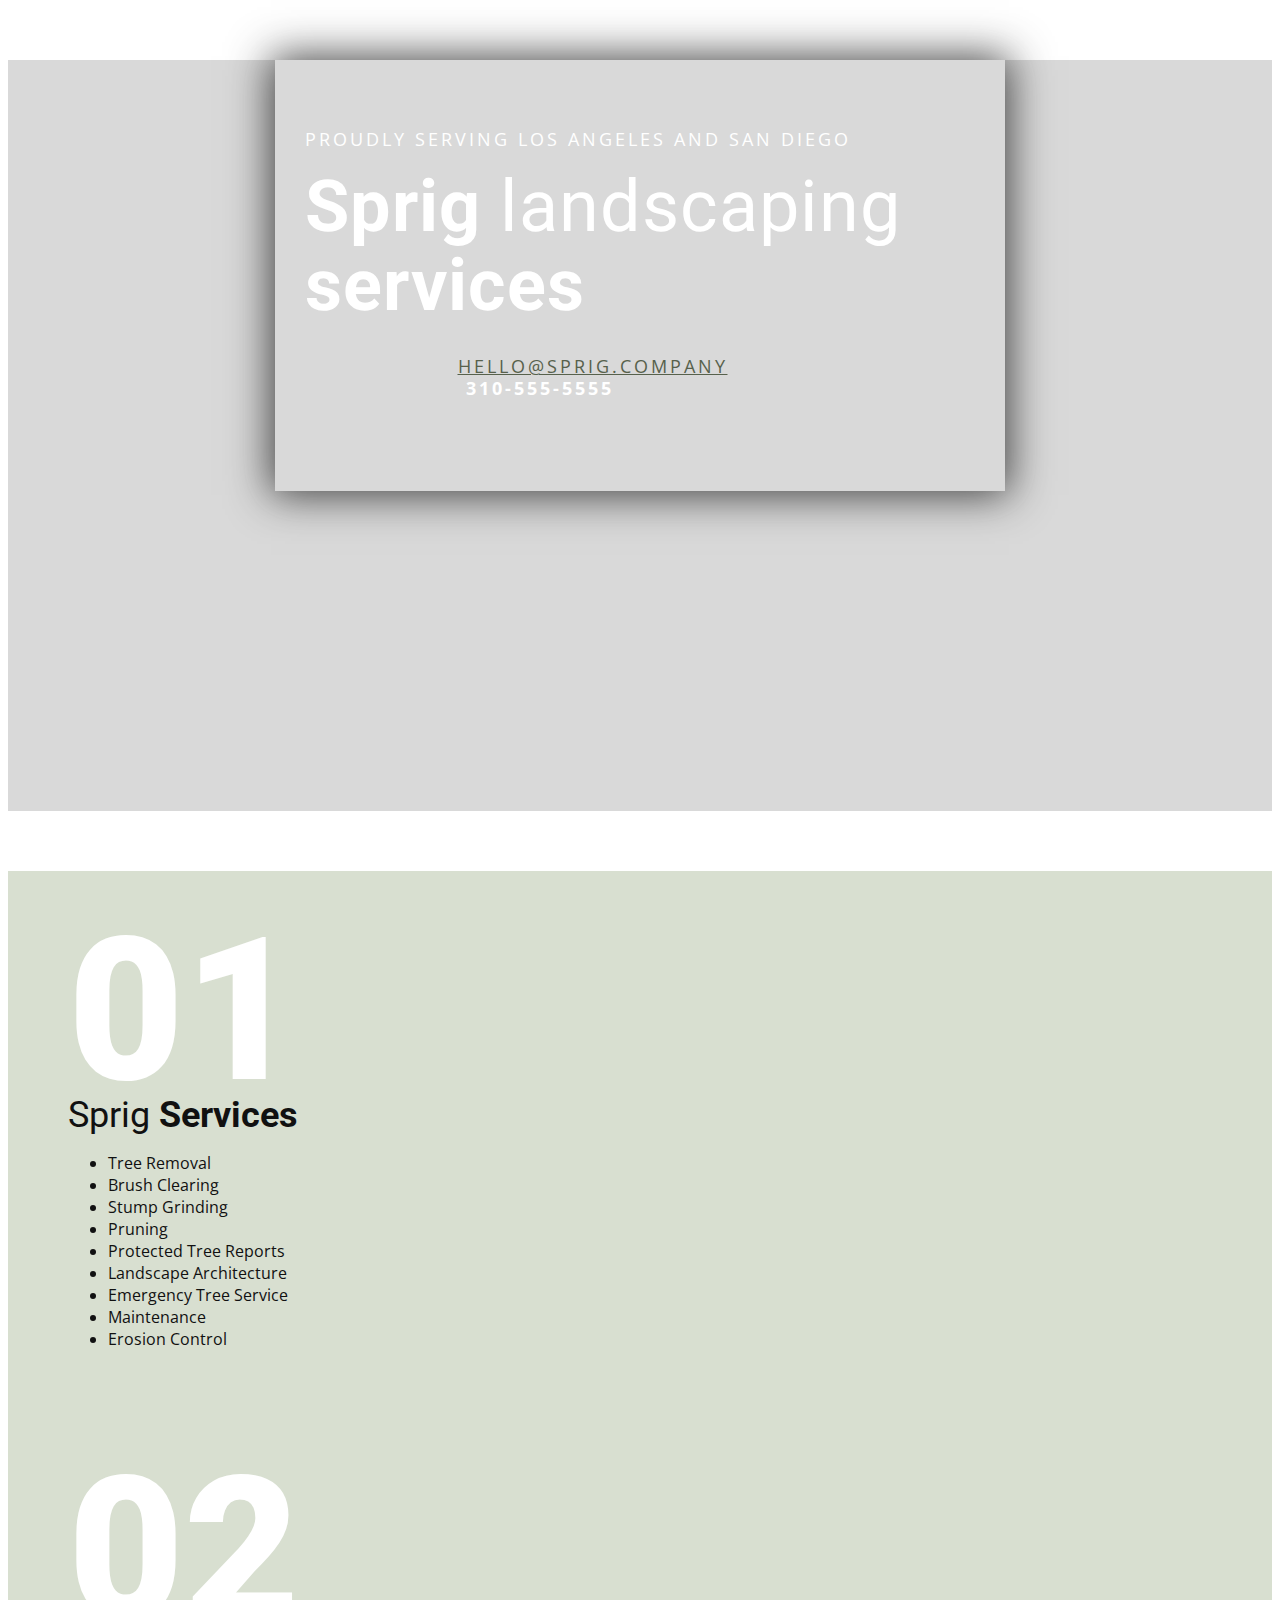
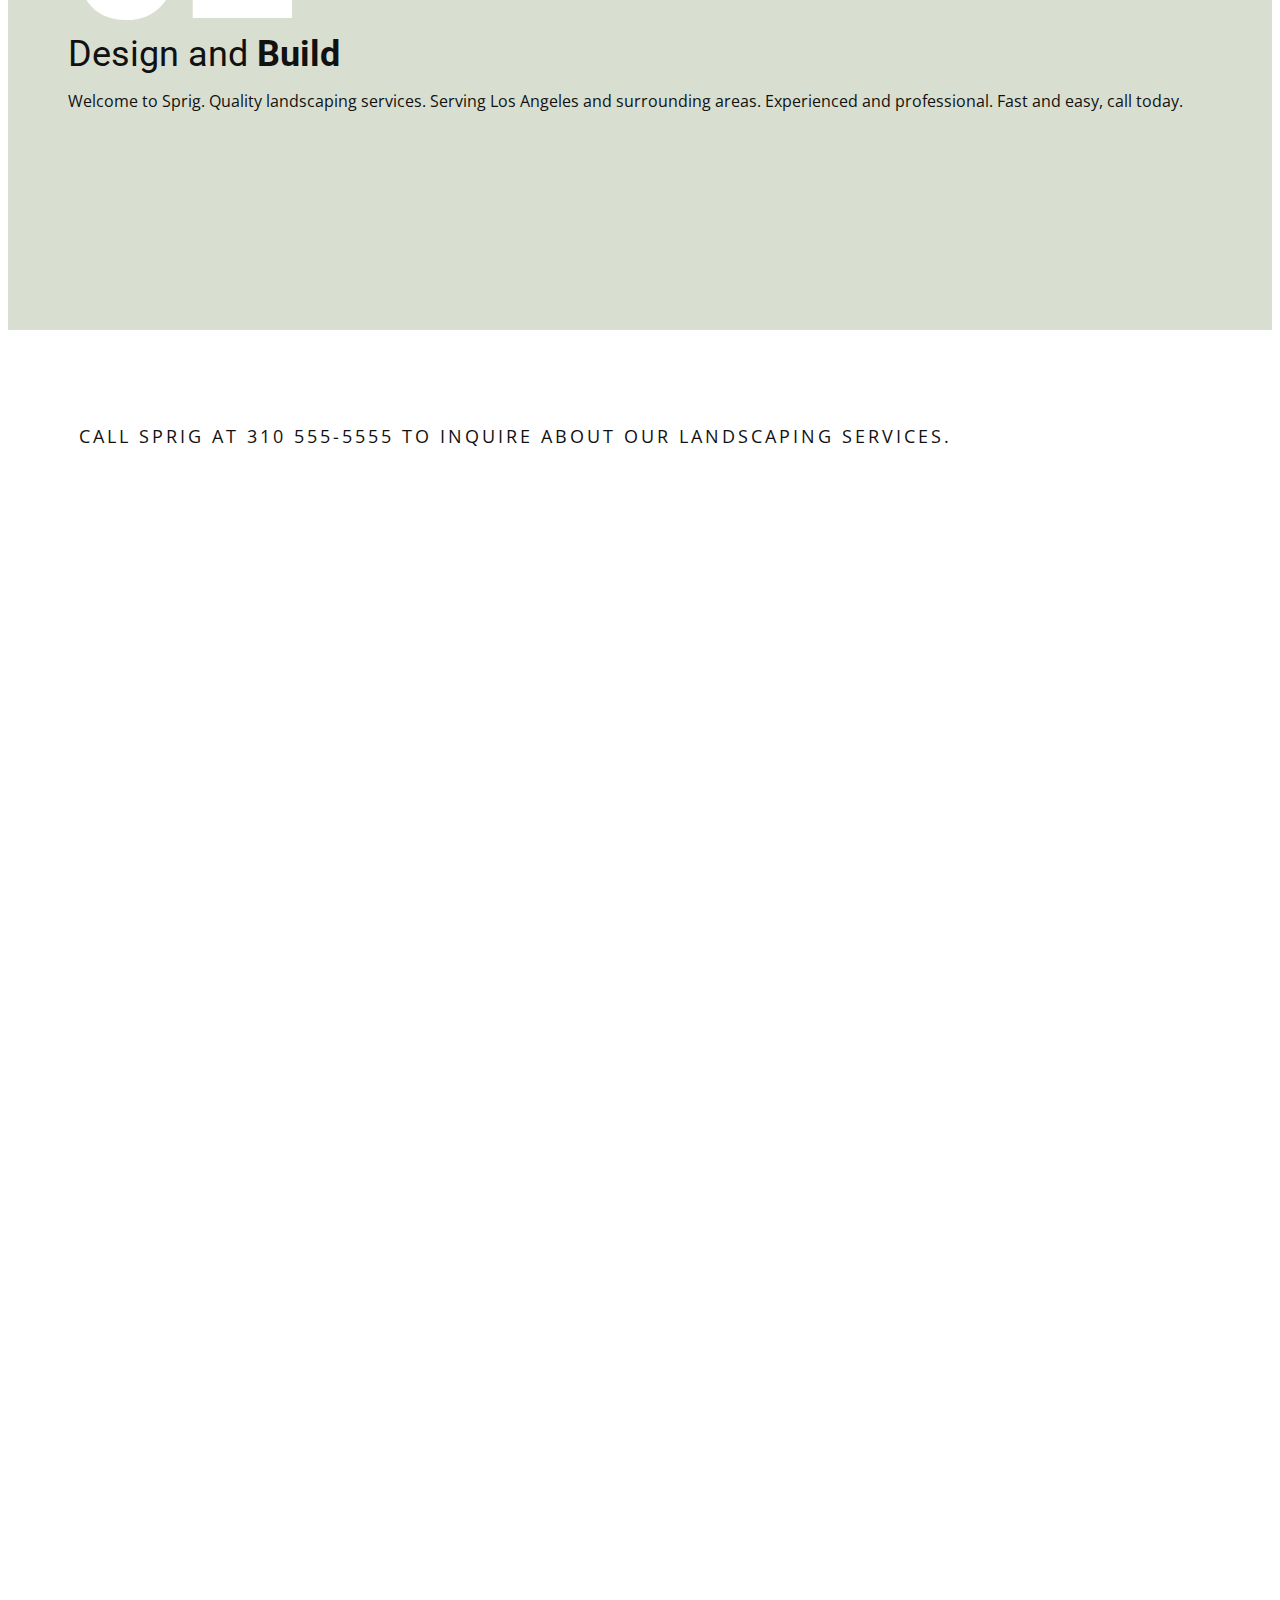
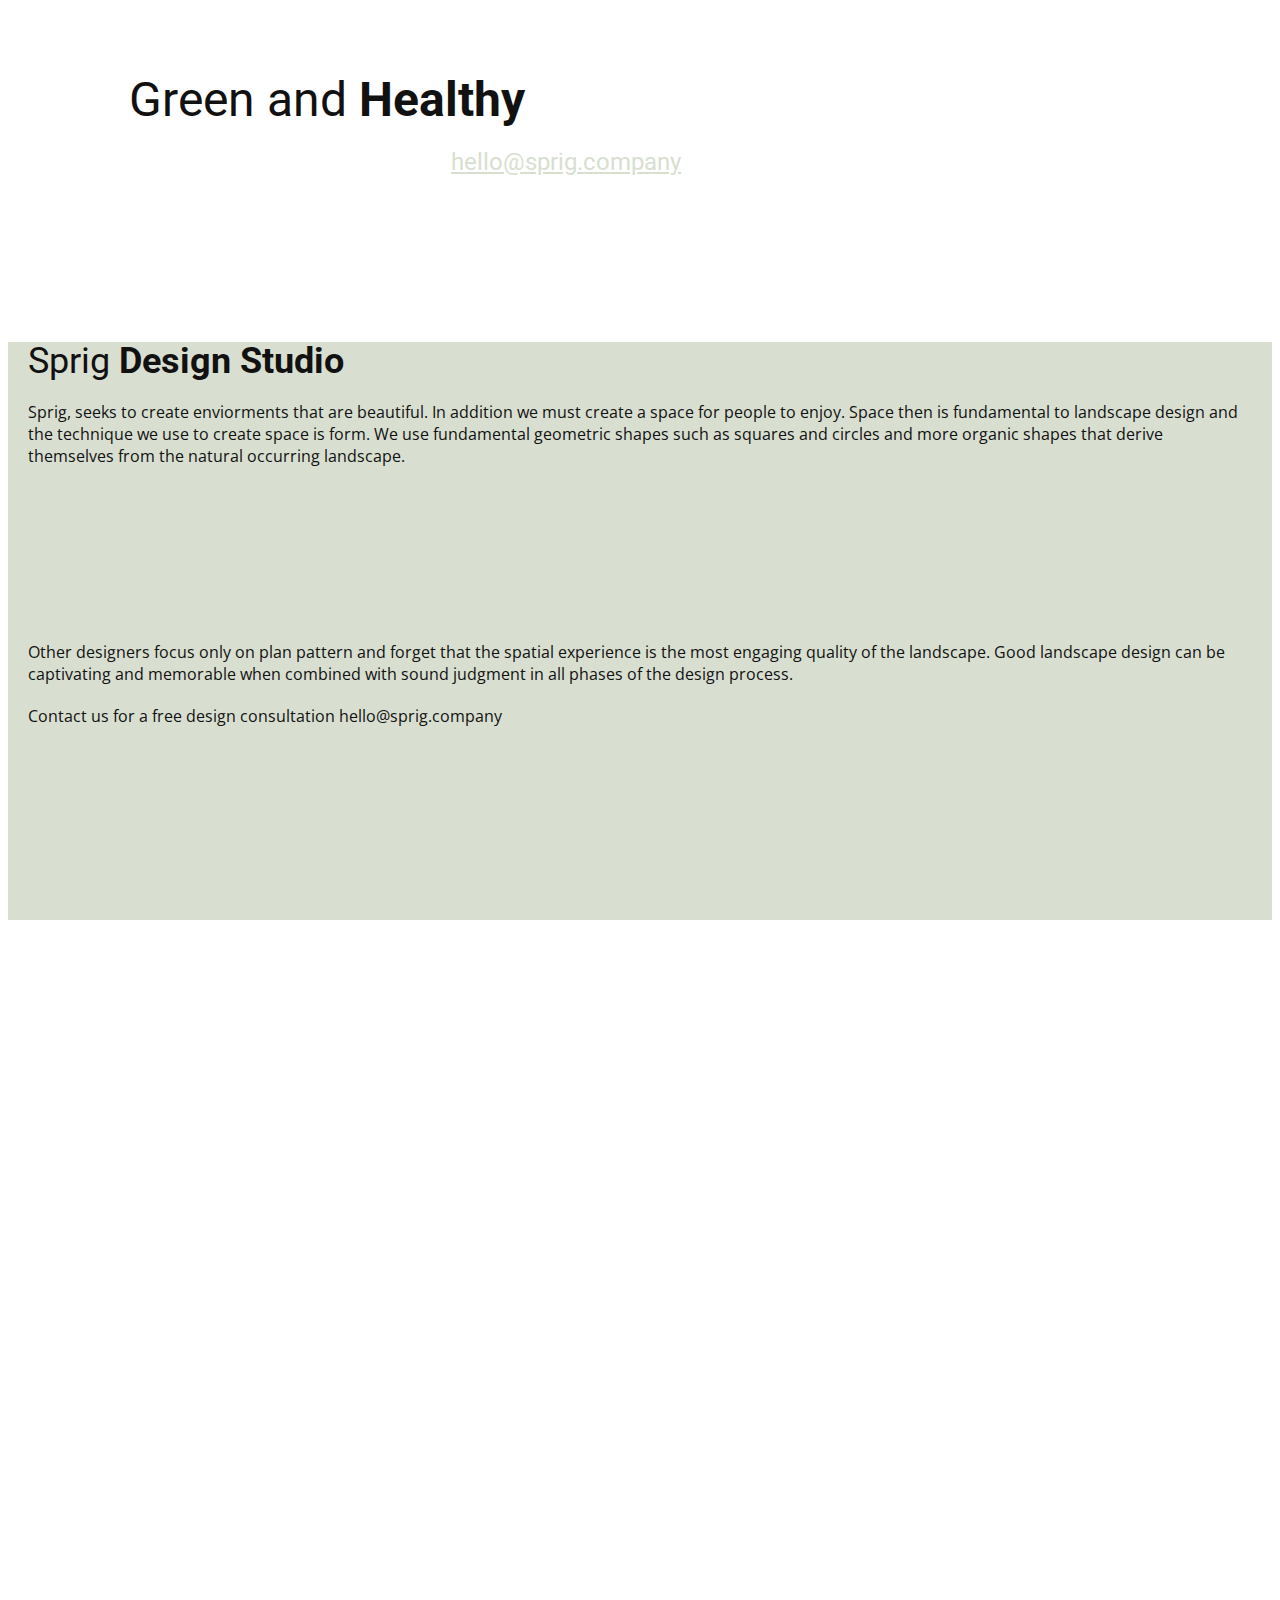
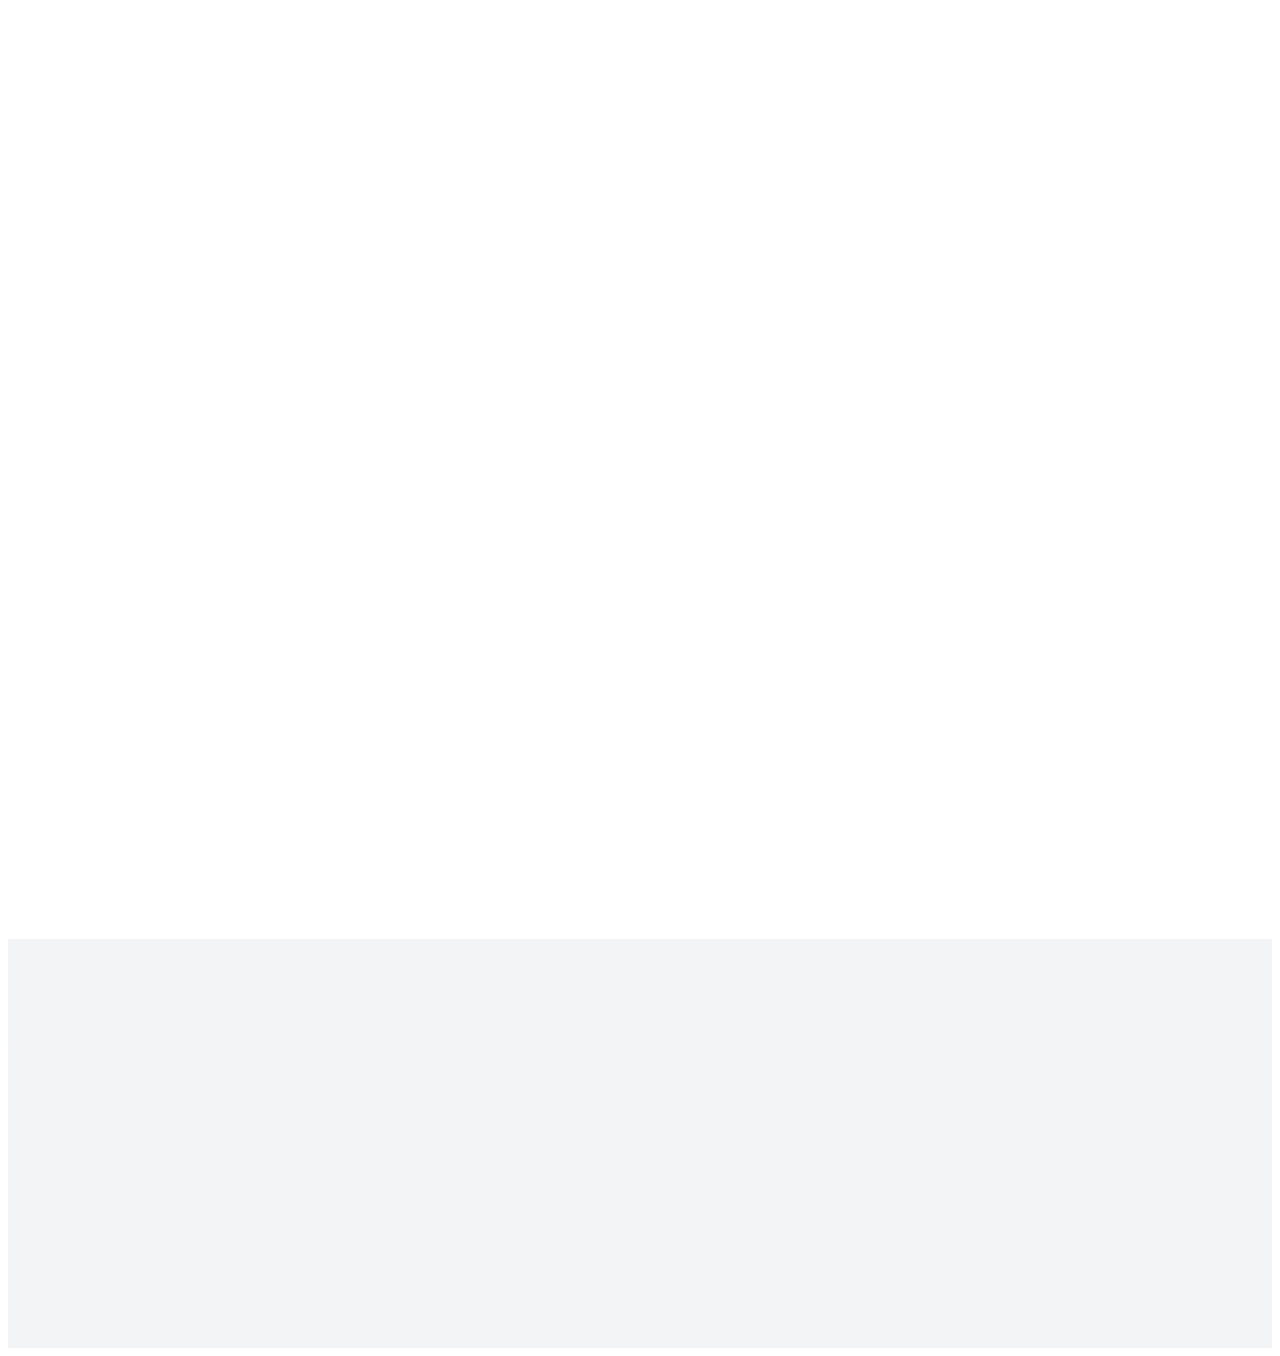
<file: old/index.html>
<!doctype html>
<html style="font-size: 16px;" lang="en"><head>
    <meta name="viewport" content="width=device-width, initial-scale=1.0">
    <meta charset="utf-8">
    <meta name="keywords" content="Nature is pleased with simplicity, 01, Awesome Image, 02, Fresh and Creative, Floral Design Studio, Green Atelier, Subscribe">
    <meta name="description" content="">
    <title>Sprig</title>
    <link rel="stylesheet" href="https://capp.nicepage.com/e50b1cfb0dc559dfe6af1fbc334a33aed37d9dc8/nicepage.css" media="screen">
<link rel="stylesheet" href="nicepage-site.css" media="screen">
<link rel="stylesheet" href="Home.css" media="screen">
    <script class="u-script" type="text/javascript" src="https://capp.nicepage.com/assets/jquery-3.5.1.min.js" defer=""></script>
    <script class="u-script" type="text/javascript" src="https://capp.nicepage.com/e50b1cfb0dc559dfe6af1fbc334a33aed37d9dc8/nicepage.js" defer=""></script>
    <meta name="generator" content="Nicepage 5.19.5, nicepage.com">
    <link id="u-theme-google-font" rel="stylesheet" href="https://fonts.googleapis.com/css?family=Roboto:100,100i,300,300i,400,400i,500,500i,700,700i,900,900i|Open+Sans:300,300i,400,400i,500,500i,600,600i,700,700i,800,800i">
    <link id="u-page-google-font" rel="stylesheet" href="https://fonts.googleapis.com/css?family=Playfair+Display:400,400i,500,500i,600,600i,700,700i,800,800i,900,900i">








    <script type="application/ld+json">{
		"@context": "http://schema.org",
		"@type": "Organization",
		"name": "",
		"url": "/"
}</script>
    <meta name="theme-color" content="#d8dfd0">
    <meta property="og:title" content="Home">
    <meta property="og:type" content="website">
    <link rel="canonical" href="index.html">
  </head>
  <body data-home-page="https://website5996447.nicepage.io/Home.html?version=e2049a59-addd-87d9-e72f-1180108b5f83" data-home-page-title="Home" data-path-to-root="/" class="u-body u-overlap u-xl-mode" data-lang="en">
    <section class="u-clearfix u-image u-shading u-section-1" id="carousel_fed5">
      <div class="u-clearfix u-sheet u-valign-middle-lg u-valign-middle-md u-valign-middle-xl u-sheet-1">
        <div class="u-align-center-lg u-align-center-md u-align-center-xl u-border-6 u-border-white u-container-style u-expanded-width-sm u-expanded-width-xs u-group u-opacity u-opacity-15 u-group-1">
          <div class="u-container-layout u-container-layout-1">
            <h6 class="u-align-center-sm u-align-center-xs u-custom-font u-text u-text-font u-text-1">PROUDLY SERVING LOS ANGELES AND SAN DIEGO</h6>
            <h1 class="u-align-center-sm u-align-center-xs u-custom-font u-font-playfair-display u-text u-title u-text-2"><b>Sprig</b> landscaping <b>services</b>
            </h1>
            <h6 class="u-align-center-sm u-align-center-xs u-custom-font u-text u-text-font u-text-3"><a href="mailto:hello@sprig.company">hello@sprig.company</a><br>&nbsp;<b>310-555-5555</b>
            </h6>
          </div>
        </div>
      </div>
    </section>
    <section class="u-align-center u-clearfix u-palette-1-base u-section-2" id="carousel_21d5">
      <div class="u-clearfix u-sheet u-valign-middle u-sheet-1">
        <div class="data-layout-selected u-clearfix u-expanded-width u-gutter-30 u-layout-wrap u-layout-wrap-1">
          <div class="u-gutter-0 u-layout">
            <div class="u-layout-row">
              <div class="u-align-left u-container-style u-layout-cell u-left-cell u-size-30 u-layout-cell-1">
                <div class="u-container-layout u-valign-top u-container-layout-1">
                  <h1 class="u-text u-text-body-alt-color u-text-1">01</h1>
                  <h2 class="u-custom-font u-font-playfair-display u-text u-text-2">Sprig&nbsp;<b>Services</b>
                  </h2>
                  <ul class="u-text u-text-3">
                    <li>Tree Removal</li>
                    <li>Brush Clearing</li>
                    <li>Stump Grinding</li>
                    <li>Pruning</li>
                    <li>Protected Tree Reports</li>
                    <li>Landscape Architecture</li>
                    <li>Emergency Tree Service</li>
                    <li>Maintenance</li>
                    <li>Erosion Control</li>
                  </ul>
                </div>
              </div>
              <div class="u-align-left u-container-style u-layout-cell u-right-cell u-size-30 u-layout-cell-2">
                <div class="u-container-layout u-valign-top u-container-layout-2">
                  <h1 class="u-text u-text-body-alt-color u-text-4">02</h1>
                  <h2 class="u-custom-font u-font-playfair-display u-text u-text-5">Design and <b>Build</b>
                  </h2>
                  <p class="u-text u-text-6">Welcome to Sprig. Quality landscaping services. Serving Los Angeles and surrounding areas.
                   Experienced and professional. Fast and easy, call today.</p>
                </div>
              </div>
            </div>
          </div>
        </div>
      </div>
    </section>
    <section class="u-align-center u-clearfix u-section-3" id="carousel_a189">
      <div class="data-layout-selected u-clearfix u-expanded-width u-layout-wrap u-layout-wrap-1">
        <div class="u-layout">
          <div class="u-layout-row">
            <div class="u-align-center-sm u-align-center-xs u-container-style u-image u-layout-cell u-left-cell u-size-30 u-image-1">
              <div class="u-container-layout u-valign-top u-container-layout-1">
                <p class="u-align-center-lg u-align-center-md u-align-center-xl u-text u-text-1">Call Sprig at 310 555-5555 to inquire about our landscaping services.</p>
              </div>
            </div>
            <div class="u-align-center u-container-style u-image u-layout-cell u-right-cell u-size-30 u-image-2">
              <div class="u-container-layout u-container-layout-2">
                <h3 class="u-custom-font u-font-playfair-display u-text u-text-2">Green and <b>Healthy</b>
                </h3>
                <h4 class="u-custom-font u-font-playfair-display u-text u-text-3"><a href="mailto:hello@sprig.company">hello@sprig.company</a><br>
                  <br>
                </h4>
              </div>
            </div>
          </div>
        </div>
      </div>
    </section>
    <section class="u-clearfix u-palette-1-base u-section-4" id="carousel_9402">
      <div class="u-clearfix u-sheet u-valign-middle u-sheet-1">
        <div class="data-layout-selected u-clearfix u-expanded-width u-layout-wrap u-layout-wrap-1">
          <div class="u-layout">
            <div class="u-layout-row">
              <div class="u-container-style u-layout-cell u-left-cell u-size-30 u-layout-cell-1">
                <div class="u-container-layout u-container-layout-1">
                  <h2 class="u-custom-font u-font-playfair-display u-text u-text-1">Sprig&nbsp;<b>Design Studio</b>
                  </h2>
                  <p class="u-text u-text-2">
Sprig, seeks to create enviorments that are beautiful. In addition we must create a space
for people to enjoy. Space then is fundamental to landscape design and the technique we use
to create space is form. We use fundamental geometric shapes such as squares and circles and
more organic shapes that derive themselves from the natural occurring landscape.
</p>
                </div>
              </div>
              <div class="u-container-style u-layout-cell u-right-cell u-size-30 u-layout-cell-2">
                <div class="u-container-layout u-container-layout-2">
                  <p class="u-text u-text-3">Other designers focus only on plan pattern and forget that the spatial experience
                    is the most engaging quality of the landscape. Good landscape design can be captivating and memorable
                    when combined with sound judgment in all phases of the
                    design process.</p>
                    <p> Contact us for a free design consultation hello@sprig.company
                  </p>
                </div>
              </div>
            </div>
          </div>
        </div>
      </div>
    </section>
    <section class="u-clearfix u-section-5" id="carousel_7793">
      <div class="data-layout-selected u-clearfix u-expanded-width u-layout-wrap u-layout-wrap-1">
        <div class="u-layout">
          <div class="u-layout-row">
            <div class="u-container-style u-image u-layout-cell u-left-cell u-size-30 u-image-1">
              <div class="u-container-layout u-container-layout-1"></div>
            </div>
            <div class="u-container-style u-image u-layout-cell u-right-cell u-size-30 u-image-2">
              <div class="u-container-layout u-container-layout-2">
                <h2 class="u-align-center u-custom-font u-font-playfair-display u-text u-text-body-alt-color u-text-1">Sprig&nbsp;<b>Design</b>
                </h2>
                <h6 class="u-align-center u-text u-text-body-alt-color u-text-2">free consultation</h6>
                <h6 class="u-align-center u-text u-text-body-alt-color u-text-3">in design</h6>
              </div>
            </div>
          </div>
        </div>
      </div>
    </section>
    <section class="u-align-left u-clearfix u-image u-shading u-section-6" id="carousel_ccdd">
      <div class="u-clearfix u-sheet u-sheet-1">

      </div>
    </section>






</body></html>
</file>
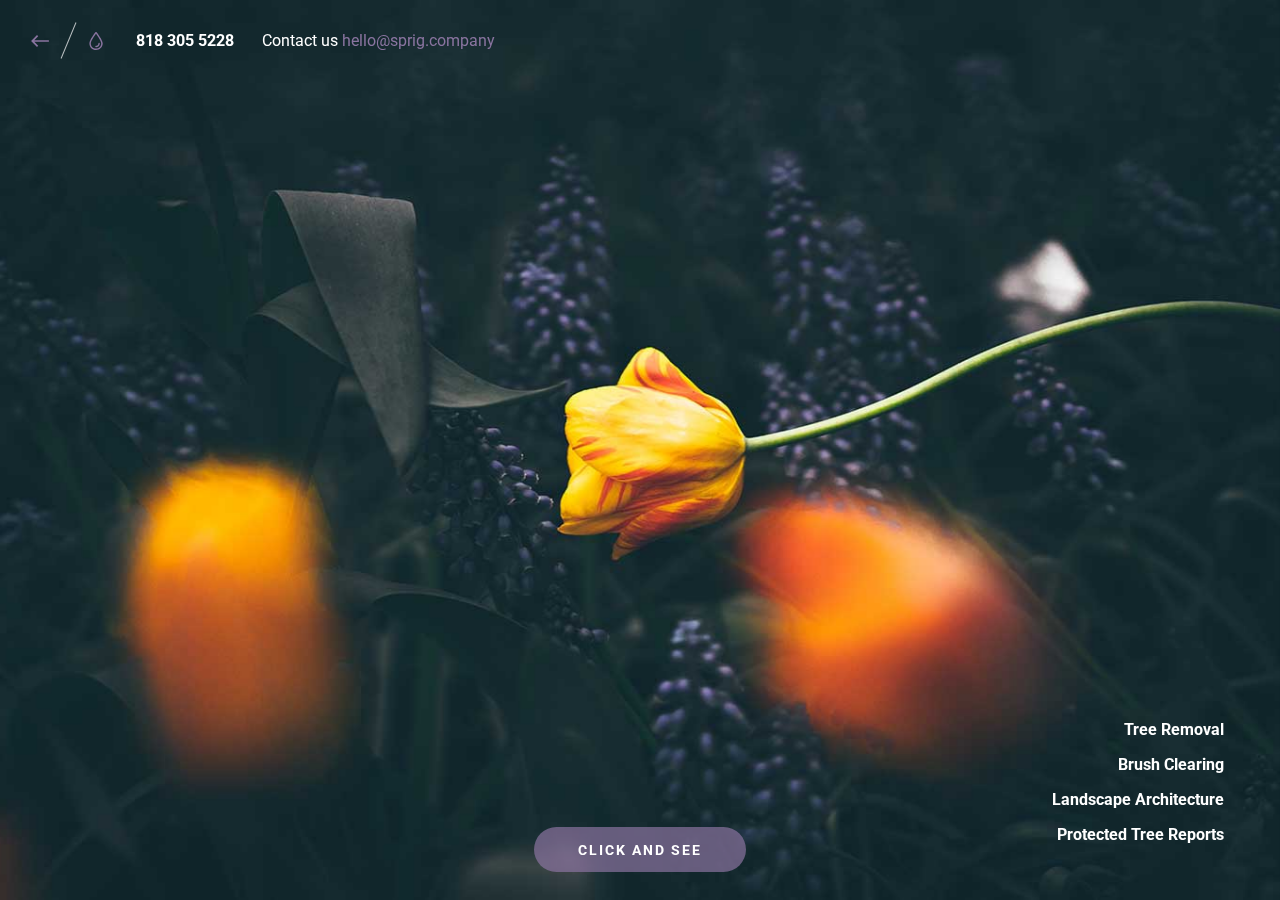
<file: old3/index.html>
<!DOCTYPE html>
<html lang="en" class="no-js">
	<head>
		<meta charset="UTF-8" />
		<meta http-equiv="X-UA-Compatible" content="IE=edge">
		<meta name="viewport" content="width=device-width, initial-scale=1">
		<title>Sprig</title>
		<meta name="description" content="Background image segment effect" />
		<meta name="keywords" content="css, html, backgorund image, effect, boxes, segments" />
		<meta name="author" content="Codrops" />
		<link rel="shortcut icon" href="favicon.ico">
		<link href="https://fonts.googleapis.com/css?family=Roboto:400,700" rel="stylesheet">
		<link rel="stylesheet" type="text/css" href="css/normalize.css" />
		<link rel="stylesheet" type="text/css" href="css/demo.css" />
		<link rel="stylesheet" type="text/css" href="css/component.css" />
		<!--[if IE]>
			<script src="http://html5shiv.googlecode.com/svn/trunk/html5.js"></script>
		<![endif]-->
		<script>
		document.documentElement.className = 'js';
		</script>
	</head>
	<body class="demo-5">
		<svg class="hidden">
			<defs>
				<symbol id="icon-arrow" viewBox="0 0 24 24">
					<title>arrow</title>
					<polygon points="6.3,12.8 20.9,12.8 20.9,11.2 6.3,11.2 10.2,7.2 9,6 3.1,12 9,18 10.2,16.8 " />
				</symbol>
				<symbol id="icon-drop" viewBox="0 0 24 24">
					<title>drop</title>
					<path d="M12,21c-3.6,0-6.6-3-6.6-6.6C5.4,11,10.8,4,11.4,3.2C11.6,3.1,11.8,3,12,3s0.4,0.1,0.6,0.3c0.6,0.8,6.1,7.8,6.1,11.2C18.6,18.1,15.6,21,12,21zM12,4.8c-1.8,2.4-5.2,7.4-5.2,9.6c0,2.9,2.3,5.2,5.2,5.2s5.2-2.3,5.2-5.2C17.2,12.2,13.8,7.3,12,4.8z" />
					<path d="M12,18.2c-0.4,0-0.7-0.3-0.7-0.7s0.3-0.7,0.7-0.7c1.3,0,2.4-1.1,2.4-2.4c0-0.4,0.3-0.7,0.7-0.7c0.4,0,0.7,0.3,0.7,0.7C15.8,16.5,14.1,18.2,12,18.2z" />
				</symbol>
			</defs>
		</svg>
		<main>
			<header class="codrops-header">
				<div class="codrops-links">
					<a class="codrops-icon codrops-icon--prev" href="http://sprig.company" title="Previous Demo">
						<svg class="icon icon--arrow">
							<use xlink:href="#icon-arrow"></use>
						</svg>
					</a>
					<a class="codrops-icon codrops-icon--drop" href="http://sprig.company" title="Back to the article">
						<svg class="icon icon--drop">
							<use xlink:href="#icon-drop"></use>
						</svg>
					</a>
				</div>
				<h1 class="codrops-header__title">818 305 5228</h1>
				<p class="codrops-header__tagline">Contact us <a href="mailto:hello@sprig.company">hello@sprig.company</a></p>


			</header>
			<!-- Initial markup -->
			<div class="segmenter" style="background-image: url(img/5.jpg)"></div>
<h2 class="trigger-headline trigger-headline--hidden"><span>S</span><span>P</span><span>R</span><span>I</span><span>G</span></h2>

			<div class="bottom-nav">
				<button class="btn btn--trigger">click and see</button>
				<nav class="codrops-demos">
					<span>Tree Removal
					  <p>Brush Clearing</p>
						<p>Landscape Architecture</p>
						<p>Protected Tree Reports</p></span>



				</nav>
			</div>
		</main>
		<script src="js/anime.min.js"></script>
		<script src="js/imagesloaded.pkgd.min.js"></script>
		<script src="js/main.js"></script>
		<script>
		(function() {
			var headline = document.querySelector('.trigger-headline'),
				trigger = document.querySelector('.btn--trigger'),
				segmenter = new Segmenter(document.querySelector('.segmenter'), {
					pieces: 8,
					positions: [
						{top: 0, left: 0, width: 100, height: 100},
						{top: 0, left: 0, width: 100, height: 100},
						{top: 0, left: 0, width: 100, height: 100},
						{top: 0, left: 0, width: 100, height: 100},
						{top: 0, left: 0, width: 100, height: 100},
						{top: 0, left: 0, width: 100, height: 100},
						{top: 0, left: 0, width: 100, height: 100},
						{top: 0, left: 0, width: 100, height: 100}
					],
					shadows: false,
					parallax: true,
					parallaxMovement: {min: 10, max: 30},
					animation: {
						duration: 2500,
						easing: 'easeOutExpo',
						delay: 0,
						opacity: .1,
						translateZ: {min: 10, max: 25}
					},
					onReady: function() {
						trigger.classList.remove('btn--hidden');
						trigger.addEventListener('click', function() {
							segmenter.animate();
							headline.classList.remove('trigger-headline--hidden');
							this.classList.add('btn--hidden');
						});
					}
				});
		})();
		</script>
	</body>
</html>
</file>
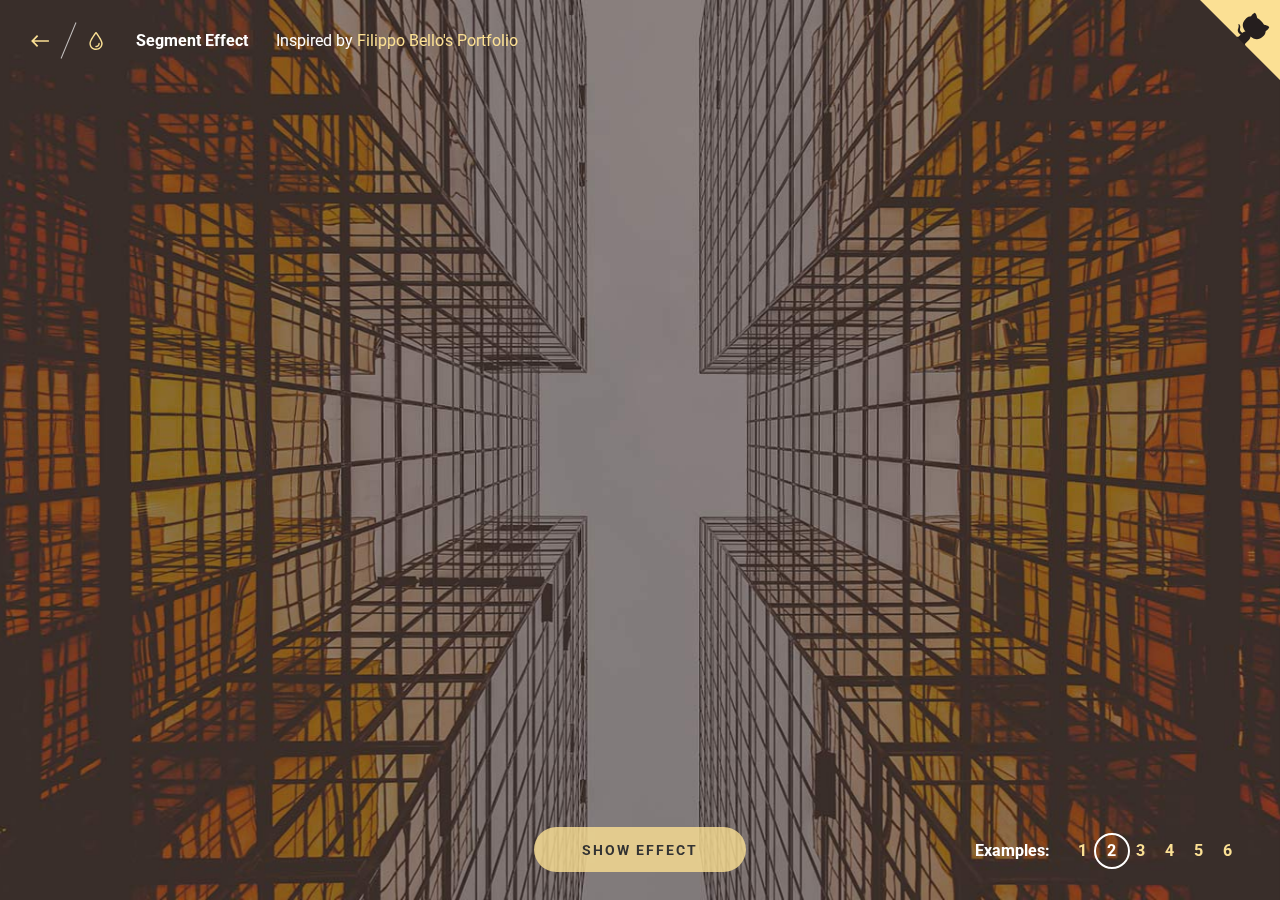
<file: index2.html>
<!DOCTYPE html>
<html lang="en" class="no-js">
	<head>
		<meta charset="UTF-8" />
		<meta http-equiv="X-UA-Compatible" content="IE=edge">
		<meta name="viewport" content="width=device-width, initial-scale=1">
		<title>Segment Effect | Demo 2 | Codrops</title>
		<meta name="description" content="Background image segment effect" />
		<meta name="keywords" content="css, html, backgorund image, effect, boxes, segments" />
		<meta name="author" content="Codrops" />
		<link rel="shortcut icon" href="favicon.ico">
		<link href="https://fonts.googleapis.com/css?family=Roboto:400,700" rel="stylesheet">
		<link rel="stylesheet" type="text/css" href="css/normalize.css" />
		<link rel="stylesheet" type="text/css" href="css/demo.css" />
		<link rel="stylesheet" type="text/css" href="css/component.css" />
		<!--[if IE]>
			<script src="http://html5shiv.googlecode.com/svn/trunk/html5.js"></script>
		<![endif]-->
		<script>
		document.documentElement.className = 'js';
		</script>
	</head>
	<body class="demo-2">
		<svg class="hidden">
			<defs>
				<symbol id="icon-arrow" viewBox="0 0 24 24">
					<title>arrow</title>
					<polygon points="6.3,12.8 20.9,12.8 20.9,11.2 6.3,11.2 10.2,7.2 9,6 3.1,12 9,18 10.2,16.8 " />
				</symbol>
				<symbol id="icon-drop" viewBox="0 0 24 24">
					<title>drop</title>
					<path d="M12,21c-3.6,0-6.6-3-6.6-6.6C5.4,11,10.8,4,11.4,3.2C11.6,3.1,11.8,3,12,3s0.4,0.1,0.6,0.3c0.6,0.8,6.1,7.8,6.1,11.2C18.6,18.1,15.6,21,12,21zM12,4.8c-1.8,2.4-5.2,7.4-5.2,9.6c0,2.9,2.3,5.2,5.2,5.2s5.2-2.3,5.2-5.2C17.2,12.2,13.8,7.3,12,4.8z" />
					<path d="M12,18.2c-0.4,0-0.7-0.3-0.7-0.7s0.3-0.7,0.7-0.7c1.3,0,2.4-1.1,2.4-2.4c0-0.4,0.3-0.7,0.7-0.7c0.4,0,0.7,0.3,0.7,0.7C15.8,16.5,14.1,18.2,12,18.2z" />
				</symbol>
			</defs>
		</svg>
		<main>
			<header class="codrops-header">
				<div class="codrops-links">
					<a class="codrops-icon codrops-icon--prev" href="http://tympanus.net/Development/FancyLetterAnimation/" title="Previous Demo">
						<svg class="icon icon--arrow">
							<use xlink:href="#icon-arrow"></use>
						</svg>
					</a>
					<a class="codrops-icon codrops-icon--drop" href="http://tympanus.net/codrops/?p=28039" title="Back to the article">
						<svg class="icon icon--drop">
							<use xlink:href="#icon-drop"></use>
						</svg>
					</a>
				</div>
				<h1 class="codrops-header__title">Segment Effect</h1>
				<p class="codrops-header__tagline">Inspired by <a href="http://www.filippobello.com/portfolio">Filippo Bello's Portfolio</a></p>
				<a href="https://github.com/codrops/SegmentEffect/" class="github-corner">
					<svg width="80" height="80" viewBox="0 0 250 250" class="github-icon">
						<path d="M0,0 L115,115 L130,115 L142,142 L250,250 L250,0 Z"></path>
						<path d="M128.3,109.0 C113.8,99.7 119.0,89.6 119.0,89.6 C122.0,82.7 120.5,78.6 120.5,78.6 C119.2,72.0 123.4,76.3 123.4,76.3 C127.3,80.9 125.5,87.3 125.5,87.3 C122.9,97.6 130.6,101.9 134.4,103.2" fill="currentColor" style="transform-origin: 130px 106px;" class="octo-arm"></path>
						<path d="M115.0,115.0 C114.9,115.1 118.7,116.5 119.8,115.4 L133.7,101.6 C136.9,99.2 139.9,98.4 142.2,98.6 C133.8,88.0 127.5,74.4 143.8,58.0 C148.5,53.4 154.0,51.2 159.7,51.0 C160.3,49.4 163.2,43.6 171.4,40.1 C171.4,40.1 176.1,42.5 178.8,56.2 C183.1,58.6 187.2,61.8 190.9,65.4 C194.5,69.0 197.7,73.2 200.1,77.6 C213.8,80.2 216.3,84.9 216.3,84.9 C212.7,93.1 206.9,96.0 205.4,96.6 C205.1,102.4 203.0,107.8 198.3,112.5 C181.9,128.9 168.3,122.5 157.7,114.1 C157.9,116.9 156.7,120.9 152.7,124.9 L141.0,136.5 C139.8,137.7 141.6,141.9 141.8,141.8 Z" fill="currentColor" class="octo-body"></path>
					</svg>
				</a>
			</header>
			<!-- Initial markup -->
			<div class="segmenter" style="background-image: url(img/2.jpg)"></div>
			<h2 class="trigger-headline trigger-headline--hidden"><span>C</span><span>o</span><span>p</span><span>p</span><span>e</span><span>r</span></h2>
			<div class="bottom-nav">
				<button class="btn btn--trigger">Show Effect</button>
				<nav class="codrops-demos">
					<span>Examples: </span>
					<a href="index.html">1</a>
					<a class="current-demo" href="index2.html">2</a>
					<a href="index3.html">3</a>
					<a href="index4.html">4</a>
					<a href="index5.html">5</a>
					<a href="index6.html">6</a>
				</nav>
			</div>
		</main>
		<script src="js/anime.min.js"></script>
		<script src="js/imagesloaded.pkgd.min.js"></script>
		<script src="js/main.js"></script>
		<script>
		(function() {
			var headline = document.querySelector('.trigger-headline'),
				trigger = document.querySelector('.btn--trigger'),
				segmenter = new Segmenter(document.querySelector('.segmenter'), {
					pieces: 4,
					animation: {
						duration: 1500,
						easing: 'easeInOutExpo',
						delay: 100,
						translateZ: 100
					},
					parallax: true,
					positions: [
						{top: 0, left: 0, width: 45, height: 45},
						{top: 55, left: 0, width: 45, height: 45},
						{top: 0, left: 55, width: 45, height: 45},
						{top: 55, left: 55, width: 45, height: 45}
					],
					onReady: function() {
						trigger.classList.remove('btn--hidden');
						trigger.addEventListener('click', function() {
							segmenter.animate();
							headline.classList.remove('trigger-headline--hidden');
							this.classList.add('btn--hidden');
						});
					}
				});
		})();
		</script>
	</body>
</html>
</file>
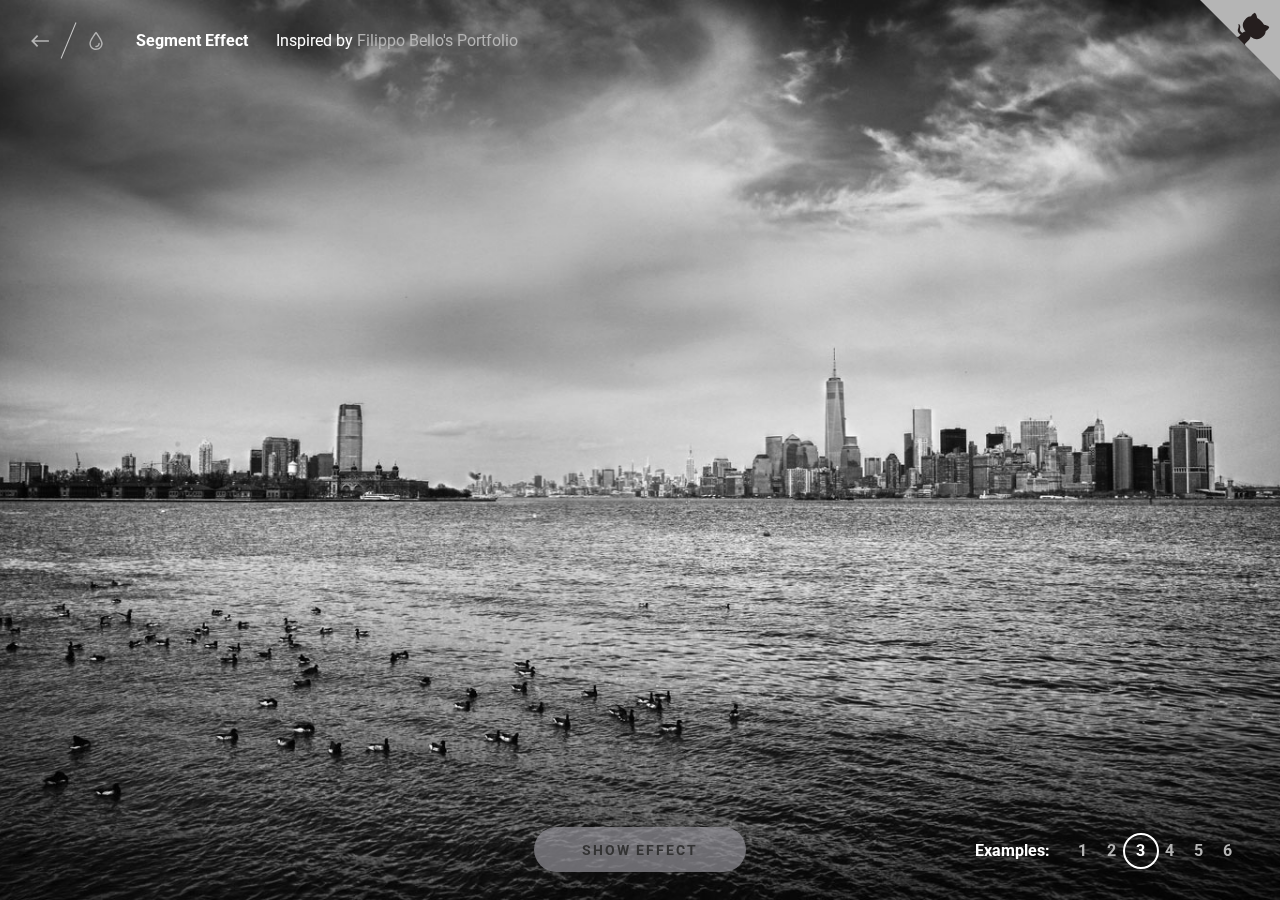
<file: index3.html>
<!DOCTYPE html>
<html lang="en" class="no-js">
	<head>
		<meta charset="UTF-8" />
		<meta http-equiv="X-UA-Compatible" content="IE=edge">
		<meta name="viewport" content="width=device-width, initial-scale=1">
		<title>Segment Effect | Demo 3 | Codrops</title>
		<meta name="description" content="Background image segment effect" />
		<meta name="keywords" content="css, html, backgorund image, effect, boxes, segments" />
		<meta name="author" content="Codrops" />
		<link rel="shortcut icon" href="favicon.ico">
		<link href="https://fonts.googleapis.com/css?family=Roboto:400,700" rel="stylesheet">
		<link rel="stylesheet" type="text/css" href="css/normalize.css" />
		<link rel="stylesheet" type="text/css" href="css/demo.css" />
		<link rel="stylesheet" type="text/css" href="css/component.css" />
		<!--[if IE]>
			<script src="http://html5shiv.googlecode.com/svn/trunk/html5.js"></script>
		<![endif]-->
		<script>
		document.documentElement.className = 'js';
		</script>
	</head>
	<body class="demo-3">
		<svg class="hidden">
			<defs>
				<symbol id="icon-arrow" viewBox="0 0 24 24">
					<title>arrow</title>
					<polygon points="6.3,12.8 20.9,12.8 20.9,11.2 6.3,11.2 10.2,7.2 9,6 3.1,12 9,18 10.2,16.8 " />
				</symbol>
				<symbol id="icon-drop" viewBox="0 0 24 24">
					<title>drop</title>
					<path d="M12,21c-3.6,0-6.6-3-6.6-6.6C5.4,11,10.8,4,11.4,3.2C11.6,3.1,11.8,3,12,3s0.4,0.1,0.6,0.3c0.6,0.8,6.1,7.8,6.1,11.2C18.6,18.1,15.6,21,12,21zM12,4.8c-1.8,2.4-5.2,7.4-5.2,9.6c0,2.9,2.3,5.2,5.2,5.2s5.2-2.3,5.2-5.2C17.2,12.2,13.8,7.3,12,4.8z" />
					<path d="M12,18.2c-0.4,0-0.7-0.3-0.7-0.7s0.3-0.7,0.7-0.7c1.3,0,2.4-1.1,2.4-2.4c0-0.4,0.3-0.7,0.7-0.7c0.4,0,0.7,0.3,0.7,0.7C15.8,16.5,14.1,18.2,12,18.2z" />
				</symbol>
			</defs>
		</svg>
		<main>
			<header class="codrops-header">
				<div class="codrops-links">
					<a class="codrops-icon codrops-icon--prev" href="http://tympanus.net/Development/FancyLetterAnimation/" title="Previous Demo">
						<svg class="icon icon--arrow">
							<use xlink:href="#icon-arrow"></use>
						</svg>
					</a>
					<a class="codrops-icon codrops-icon--drop" href="http://tympanus.net/codrops/?p=28039" title="Back to the article">
						<svg class="icon icon--drop">
							<use xlink:href="#icon-drop"></use>
						</svg>
					</a>
				</div>
				<h1 class="codrops-header__title">Segment Effect</h1>
				<p class="codrops-header__tagline">Inspired by <a href="http://www.filippobello.com/portfolio">Filippo Bello's Portfolio</a></p>
				<a href="https://github.com/codrops/SegmentEffect/" class="github-corner">
					<svg width="80" height="80" viewBox="0 0 250 250" class="github-icon">
						<path d="M0,0 L115,115 L130,115 L142,142 L250,250 L250,0 Z"></path>
						<path d="M128.3,109.0 C113.8,99.7 119.0,89.6 119.0,89.6 C122.0,82.7 120.5,78.6 120.5,78.6 C119.2,72.0 123.4,76.3 123.4,76.3 C127.3,80.9 125.5,87.3 125.5,87.3 C122.9,97.6 130.6,101.9 134.4,103.2" fill="currentColor" style="transform-origin: 130px 106px;" class="octo-arm"></path>
						<path d="M115.0,115.0 C114.9,115.1 118.7,116.5 119.8,115.4 L133.7,101.6 C136.9,99.2 139.9,98.4 142.2,98.6 C133.8,88.0 127.5,74.4 143.8,58.0 C148.5,53.4 154.0,51.2 159.7,51.0 C160.3,49.4 163.2,43.6 171.4,40.1 C171.4,40.1 176.1,42.5 178.8,56.2 C183.1,58.6 187.2,61.8 190.9,65.4 C194.5,69.0 197.7,73.2 200.1,77.6 C213.8,80.2 216.3,84.9 216.3,84.9 C212.7,93.1 206.9,96.0 205.4,96.6 C205.1,102.4 203.0,107.8 198.3,112.5 C181.9,128.9 168.3,122.5 157.7,114.1 C157.9,116.9 156.7,120.9 152.7,124.9 L141.0,136.5 C139.8,137.7 141.6,141.9 141.8,141.8 Z" fill="currentColor" class="octo-body"></path>
					</svg>
				</a>
			</header>
			<!-- Initial markup -->
			<div class="segmenter" style="background-image: url(img/3.jpg)"></div>
			<h2 class="trigger-headline trigger-headline--hidden"><span>M</span><span>o</span><span>t</span><span>i</span><span>o</span><span>n</span></h2>
			<div class="bottom-nav">
				<button class="btn btn--trigger">Show Effect</button>
				<nav class="codrops-demos">
					<span>Examples: </span>
					<a href="index.html">1</a>
					<a href="index2.html">2</a>
					<a class="current-demo" href="index3.html">3</a>
					<a href="index4.html">4</a>
					<a href="index5.html">5</a>
					<a href="index6.html">6</a>
				</nav>
			</div>
		</main>
		<script src="js/anime.min.js"></script>
		<script src="js/imagesloaded.pkgd.min.js"></script>
		<script src="js/main.js"></script>
		<script>
		(function() {
			var headline = document.querySelector('.trigger-headline'),
				trigger = document.querySelector('.btn--trigger'),
				segmenter = new Segmenter(document.querySelector('.segmenter'), {
					pieces: 10,
					shadowsAnimation: {
						opacity: 1,
						translateX: 20,
						translateY: 20
					},
					animation: {
						duration: 1500,
						easing: 'easeOutQuad',
						delay: 50,
						translateZ: {min: 10, max: 65}
					},
					positions: [
						{top: 0, left: 0, width: 30, height: 30},
						{top: 10, left: 10, width: 30, height: 30},
						{top: 20, left: 20, width: 30, height: 30},
						{top: 30, left: 30, width: 30, height: 30},
						{top: 40, left: 40, width: 30, height: 30},
						{top: 50, left: 50, width: 30, height: 30},
						{top: 60, left: 60, width: 30, height: 30},
						{top: 70, left: 70, width: 30, height: 30},
						{top: 80, left: 80, width: 30, height: 30},
						{top: 90, left: 90, width: 30, height: 30}
					],
					onReady: function() {
						trigger.classList.remove('btn--hidden');
						trigger.addEventListener('click', function() {
							segmenter.animate();
							headline.classList.remove('trigger-headline--hidden');
							this.classList.add('btn--hidden');
						});
					}
				});
		})();
		</script>
	</body>
</html>
</file>
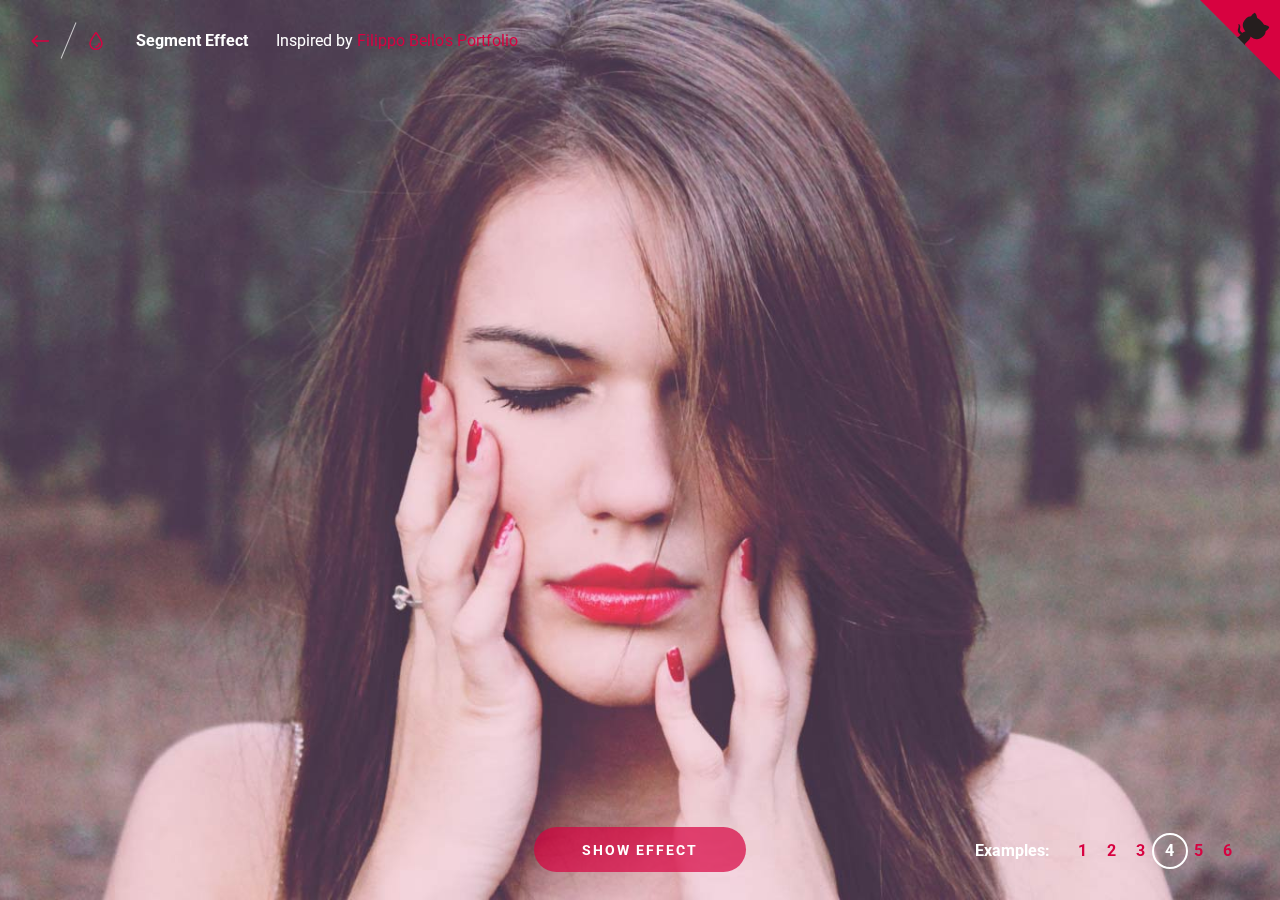
<file: index4.html>
<!DOCTYPE html>
<html lang="en" class="no-js">
	<head>
		<meta charset="UTF-8" />
		<meta http-equiv="X-UA-Compatible" content="IE=edge">
		<meta name="viewport" content="width=device-width, initial-scale=1">
		<title>Segment Effect | Demo 4 | Codrops</title>
		<meta name="description" content="Background image segment effect" />
		<meta name="keywords" content="css, html, backgorund image, effect, boxes, segments" />
		<meta name="author" content="Codrops" />
		<link rel="shortcut icon" href="favicon.ico">
		<link href="https://fonts.googleapis.com/css?family=Roboto:400,700" rel="stylesheet">
		<link rel="stylesheet" type="text/css" href="css/normalize.css" />
		<link rel="stylesheet" type="text/css" href="css/demo.css" />
		<link rel="stylesheet" type="text/css" href="css/component.css" />
		<!--[if IE]>
			<script src="http://html5shiv.googlecode.com/svn/trunk/html5.js"></script>
		<![endif]-->
		<script>
		document.documentElement.className = 'js';
		</script>
	</head>
	<body class="demo-4">
		<svg class="hidden">
			<defs>
				<symbol id="icon-arrow" viewBox="0 0 24 24">
					<title>arrow</title>
					<polygon points="6.3,12.8 20.9,12.8 20.9,11.2 6.3,11.2 10.2,7.2 9,6 3.1,12 9,18 10.2,16.8 " />
				</symbol>
				<symbol id="icon-drop" viewBox="0 0 24 24">
					<title>drop</title>
					<path d="M12,21c-3.6,0-6.6-3-6.6-6.6C5.4,11,10.8,4,11.4,3.2C11.6,3.1,11.8,3,12,3s0.4,0.1,0.6,0.3c0.6,0.8,6.1,7.8,6.1,11.2C18.6,18.1,15.6,21,12,21zM12,4.8c-1.8,2.4-5.2,7.4-5.2,9.6c0,2.9,2.3,5.2,5.2,5.2s5.2-2.3,5.2-5.2C17.2,12.2,13.8,7.3,12,4.8z" />
					<path d="M12,18.2c-0.4,0-0.7-0.3-0.7-0.7s0.3-0.7,0.7-0.7c1.3,0,2.4-1.1,2.4-2.4c0-0.4,0.3-0.7,0.7-0.7c0.4,0,0.7,0.3,0.7,0.7C15.8,16.5,14.1,18.2,12,18.2z" />
				</symbol>
			</defs>
		</svg>
		<main>
			<header class="codrops-header">
				<div class="codrops-links">
					<a class="codrops-icon codrops-icon--prev" href="http://tympanus.net/Development/FancyLetterAnimation/" title="Previous Demo">
						<svg class="icon icon--arrow">
							<use xlink:href="#icon-arrow"></use>
						</svg>
					</a>
					<a class="codrops-icon codrops-icon--drop" href="http://tympanus.net/codrops/?p=28039" title="Back to the article">
						<svg class="icon icon--drop">
							<use xlink:href="#icon-drop"></use>
						</svg>
					</a>
				</div>
				<h1 class="codrops-header__title">Segment Effect</h1>
				<p class="codrops-header__tagline">Inspired by <a href="http://www.filippobello.com/portfolio">Filippo Bello's Portfolio</a></p>
				<a href="https://github.com/codrops/SegmentEffect/" class="github-corner">
					<svg width="80" height="80" viewBox="0 0 250 250" class="github-icon">
						<path d="M0,0 L115,115 L130,115 L142,142 L250,250 L250,0 Z"></path>
						<path d="M128.3,109.0 C113.8,99.7 119.0,89.6 119.0,89.6 C122.0,82.7 120.5,78.6 120.5,78.6 C119.2,72.0 123.4,76.3 123.4,76.3 C127.3,80.9 125.5,87.3 125.5,87.3 C122.9,97.6 130.6,101.9 134.4,103.2" fill="currentColor" style="transform-origin: 130px 106px;" class="octo-arm"></path>
						<path d="M115.0,115.0 C114.9,115.1 118.7,116.5 119.8,115.4 L133.7,101.6 C136.9,99.2 139.9,98.4 142.2,98.6 C133.8,88.0 127.5,74.4 143.8,58.0 C148.5,53.4 154.0,51.2 159.7,51.0 C160.3,49.4 163.2,43.6 171.4,40.1 C171.4,40.1 176.1,42.5 178.8,56.2 C183.1,58.6 187.2,61.8 190.9,65.4 C194.5,69.0 197.7,73.2 200.1,77.6 C213.8,80.2 216.3,84.9 216.3,84.9 C212.7,93.1 206.9,96.0 205.4,96.6 C205.1,102.4 203.0,107.8 198.3,112.5 C181.9,128.9 168.3,122.5 157.7,114.1 C157.9,116.9 156.7,120.9 152.7,124.9 L141.0,136.5 C139.8,137.7 141.6,141.9 141.8,141.8 Z" fill="currentColor" class="octo-body"></path>
					</svg>
				</a>
			</header>
			<!-- Initial markup -->
			<div class="segmenter" style="background-image: url(img/4.jpg)"></div>
			<h2 class="trigger-headline trigger-headline--hidden"><span>Q</span><span>u</span><span>a</span><span>l</span><span>m</span><span>s</span></h2>
			<div class="bottom-nav">
				<button class="btn btn--trigger">Show Effect</button>
				<nav class="codrops-demos">
					<span>Examples: </span>
					<a href="index.html">1</a>
					<a href="index2.html">2</a>
					<a href="index3.html">3</a>
					<a class="current-demo" href="index4.html">4</a>
					<a href="index5.html">5</a>
					<a href="index6.html">6</a>
				</nav>
			</div>
		</main>
		<script src="js/anime.min.js"></script>
		<script src="js/imagesloaded.pkgd.min.js"></script>
		<script src="js/main.js"></script>
		<script>
		(function() {
			var headline = document.querySelector('.trigger-headline'),
				trigger = document.querySelector('.btn--trigger'),
				segmenter = new Segmenter(document.querySelector('.segmenter'), {
					pieces: 7,
					animation: {
						duration: 1500,
						easing: 'easeOutQuad',
						delay: 50,
						translateZ: {min: 10, max: 65}
					},
					parallax: true,
					parallaxMovement: {min: 5, max: 10},
					positions: [
						{top: 10, left: 20, width: 20, height: 30},
						{top: 8, left: 35, width: 30, height: 20},
						{top: 25, left: 18, width: 14, height: 25},
						{top: 23, left: 50, width: 20, height: 10},
						{top: 30, left: 65, width: 10, height: 30},
						{top: 48, left: 20, width: 10, height: 13},
						{top: 50, left: 67, width: 10, height: 20}
					],
					onReady: function() {
						trigger.classList.remove('btn--hidden');
						trigger.addEventListener('click', function() {
							segmenter.animate();
							headline.classList.remove('trigger-headline--hidden');
							this.classList.add('btn--hidden');
						});
					}
				});
		})();
		</script>
	</body>
</html>
</file>
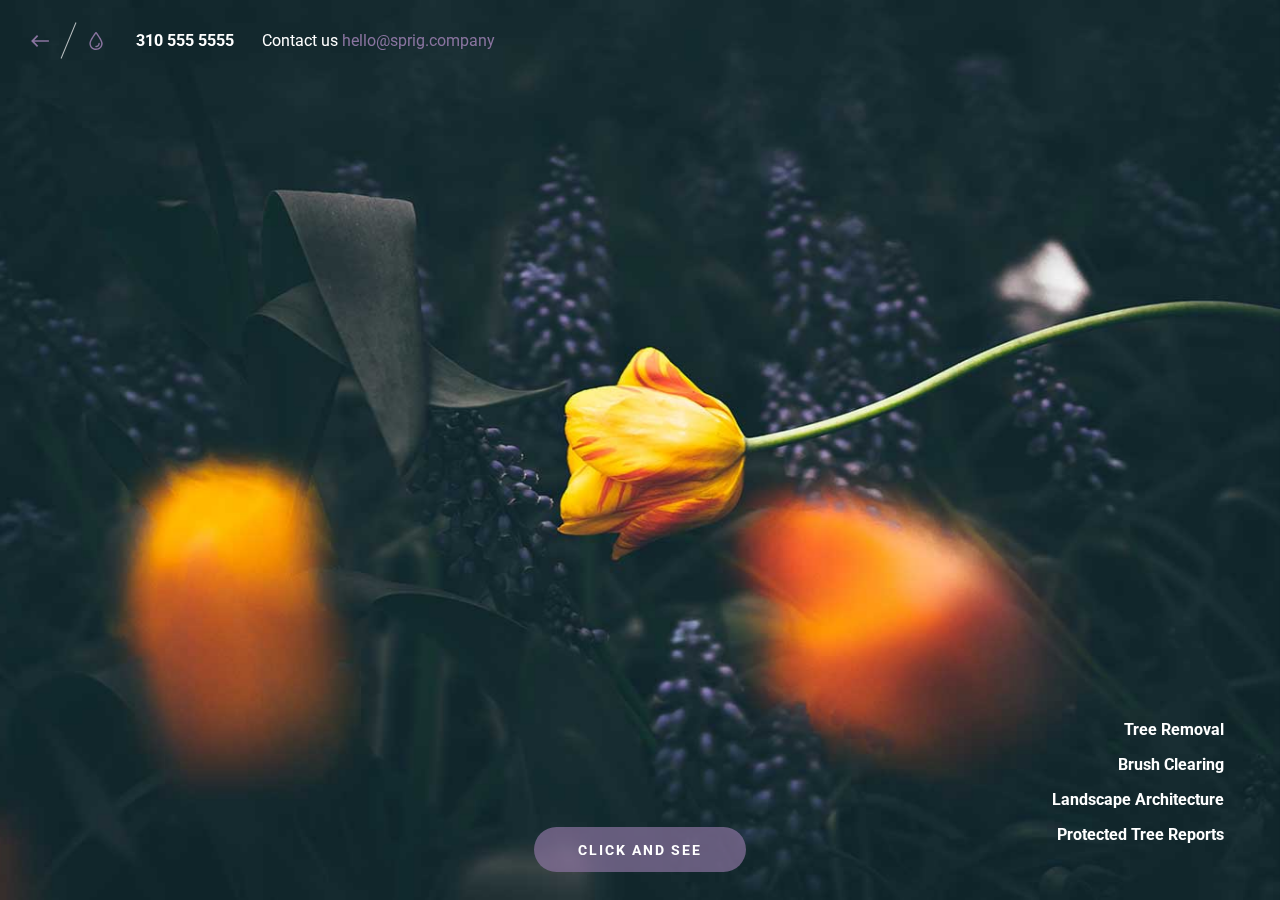
<file: index5.html>
<!DOCTYPE html>
<html lang="en" class="no-js">
	<head>
		<meta charset="UTF-8" />
		<meta http-equiv="X-UA-Compatible" content="IE=edge">
		<meta name="viewport" content="width=device-width, initial-scale=1">
		<title>Sprig</title>
		<meta name="description" content="Background image segment effect" />
		<meta name="keywords" content="css, html, backgorund image, effect, boxes, segments" />
		<meta name="author" content="Codrops" />
		<link rel="shortcut icon" href="favicon.ico">
		<link href="https://fonts.googleapis.com/css?family=Roboto:400,700" rel="stylesheet">
		<link rel="stylesheet" type="text/css" href="css/normalize.css" />
		<link rel="stylesheet" type="text/css" href="css/demo.css" />
		<link rel="stylesheet" type="text/css" href="css/component.css" />
		<!--[if IE]>
			<script src="http://html5shiv.googlecode.com/svn/trunk/html5.js"></script>
		<![endif]-->
		<script>
		document.documentElement.className = 'js';
		</script>
	</head>
	<body class="demo-5">
		<svg class="hidden">
			<defs>
				<symbol id="icon-arrow" viewBox="0 0 24 24">
					<title>arrow</title>
					<polygon points="6.3,12.8 20.9,12.8 20.9,11.2 6.3,11.2 10.2,7.2 9,6 3.1,12 9,18 10.2,16.8 " />
				</symbol>
				<symbol id="icon-drop" viewBox="0 0 24 24">
					<title>drop</title>
					<path d="M12,21c-3.6,0-6.6-3-6.6-6.6C5.4,11,10.8,4,11.4,3.2C11.6,3.1,11.8,3,12,3s0.4,0.1,0.6,0.3c0.6,0.8,6.1,7.8,6.1,11.2C18.6,18.1,15.6,21,12,21zM12,4.8c-1.8,2.4-5.2,7.4-5.2,9.6c0,2.9,2.3,5.2,5.2,5.2s5.2-2.3,5.2-5.2C17.2,12.2,13.8,7.3,12,4.8z" />
					<path d="M12,18.2c-0.4,0-0.7-0.3-0.7-0.7s0.3-0.7,0.7-0.7c1.3,0,2.4-1.1,2.4-2.4c0-0.4,0.3-0.7,0.7-0.7c0.4,0,0.7,0.3,0.7,0.7C15.8,16.5,14.1,18.2,12,18.2z" />
				</symbol>
			</defs>
		</svg>
		<main>
			<header class="codrops-header">
				<div class="codrops-links">
					<a class="codrops-icon codrops-icon--prev" href="http://sprig.company" title="Previous Demo">
						<svg class="icon icon--arrow">
							<use xlink:href="#icon-arrow"></use>
						</svg>
					</a>
					<a class="codrops-icon codrops-icon--drop" href="http://sprig.company" title="Back to the article">
						<svg class="icon icon--drop">
							<use xlink:href="#icon-drop"></use>
						</svg>
					</a>
				</div>
				<h1 class="codrops-header__title">310 555 5555</h1>
				<p class="codrops-header__tagline">Contact us <a href="http://www.filippobello.com/portfolio">hello@sprig.company</a></p>


			</header>
			<!-- Initial markup -->
			<div class="segmenter" style="background-image: url(img/5.jpg)"></div>
<h2 class="trigger-headline trigger-headline--hidden"><span>S</span><span>P</span><span>R</span><span>I</span><span>G</span></h2>

			<div class="bottom-nav">
				<button class="btn btn--trigger">Click and see</button>
				<nav class="codrops-demos">
					<span>Tree Removal
					  <p>Brush Clearing</p>
						<p>Landscape Architecture</p>
						<p>Protected Tree Reports</p></span>



				</nav>
			</div>
		</main>
		<script src="js/anime.min.js"></script>
		<script src="js/imagesloaded.pkgd.min.js"></script>
		<script src="js/main.js"></script>
		<script>
		(function() {
			var headline = document.querySelector('.trigger-headline'),
				trigger = document.querySelector('.btn--trigger'),
				segmenter = new Segmenter(document.querySelector('.segmenter'), {
					pieces: 8,
					positions: [
						{top: 0, left: 0, width: 100, height: 100},
						{top: 0, left: 0, width: 100, height: 100},
						{top: 0, left: 0, width: 100, height: 100},
						{top: 0, left: 0, width: 100, height: 100},
						{top: 0, left: 0, width: 100, height: 100},
						{top: 0, left: 0, width: 100, height: 100},
						{top: 0, left: 0, width: 100, height: 100},
						{top: 0, left: 0, width: 100, height: 100}
					],
					shadows: false,
					parallax: true,
					parallaxMovement: {min: 10, max: 30},
					animation: {
						duration: 2500,
						easing: 'easeOutExpo',
						delay: 0,
						opacity: .1,
						translateZ: {min: 10, max: 25}
					},
					onReady: function() {
						trigger.classList.remove('btn--hidden');
						trigger.addEventListener('click', function() {
							segmenter.animate();
							headline.classList.remove('trigger-headline--hidden');
							this.classList.add('btn--hidden');
						});
					}
				});
		})();
		</script>
	</body>
</html>
</file>
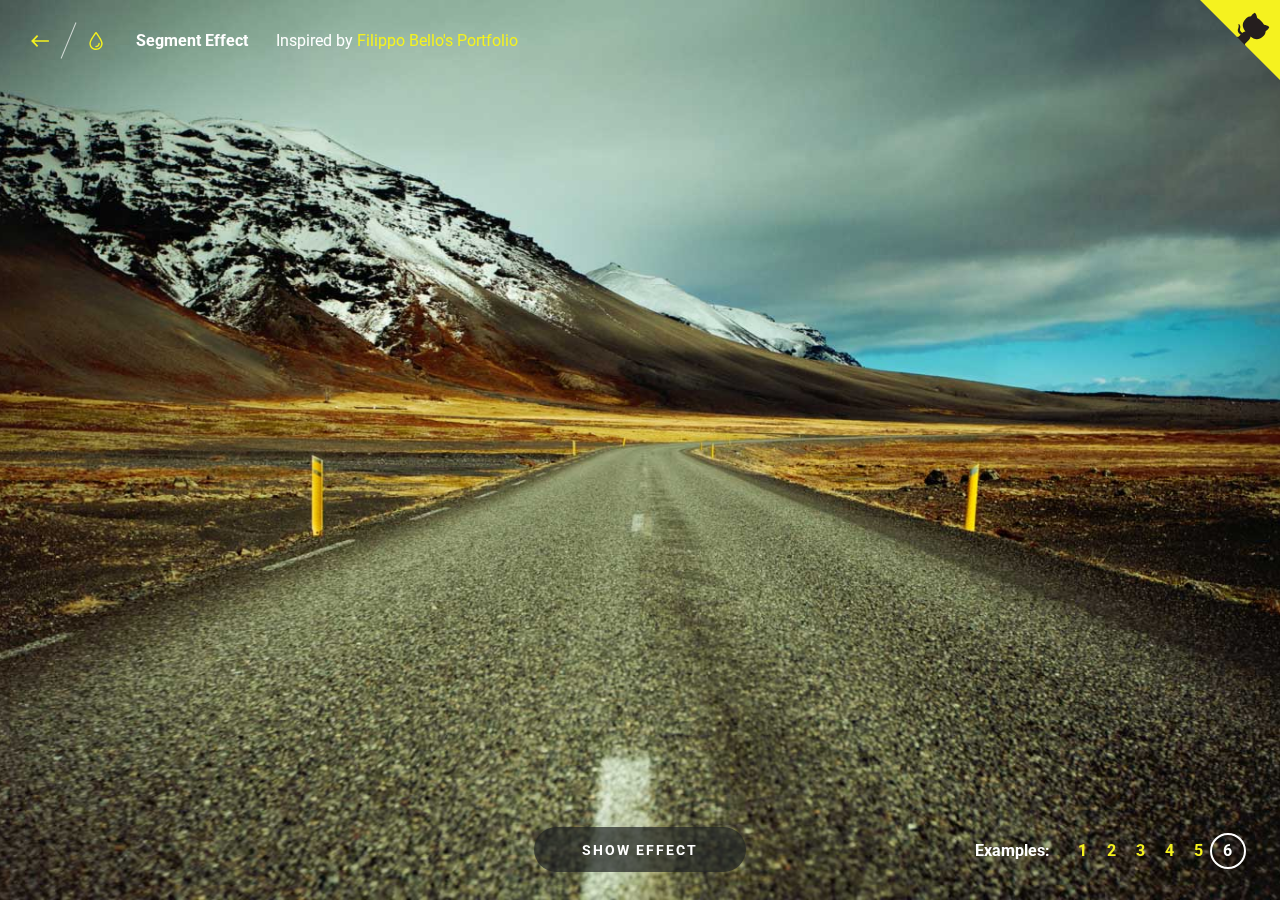
<file: index6.html>
<!DOCTYPE html>
<html lang="en" class="no-js">
	<head>
		<meta charset="UTF-8" />
		<meta http-equiv="X-UA-Compatible" content="IE=edge">
		<meta name="viewport" content="width=device-width, initial-scale=1">
		<title>Segment Effect | Demo 5 | Codrops</title>
		<meta name="description" content="Background image segment effect" />
		<meta name="keywords" content="css, html, backgorund image, effect, boxes, segments" />
		<meta name="author" content="Codrops" />
		<link rel="shortcut icon" href="favicon.ico">
		<link href="https://fonts.googleapis.com/css?family=Roboto:400,700" rel="stylesheet">
		<link rel="stylesheet" type="text/css" href="css/normalize.css" />
		<link rel="stylesheet" type="text/css" href="css/demo.css" />
		<link rel="stylesheet" type="text/css" href="css/component.css" />
		<!--[if IE]>
			<script src="http://html5shiv.googlecode.com/svn/trunk/html5.js"></script>
		<![endif]-->
		<script>
		document.documentElement.className = 'js';
		</script>
	</head>
	<body class="demo-6">
		<svg class="hidden">
			<defs>
				<symbol id="icon-arrow" viewBox="0 0 24 24">
					<title>arrow</title>
					<polygon points="6.3,12.8 20.9,12.8 20.9,11.2 6.3,11.2 10.2,7.2 9,6 3.1,12 9,18 10.2,16.8 " />
				</symbol>
				<symbol id="icon-drop" viewBox="0 0 24 24">
					<title>drop</title>
					<path d="M12,21c-3.6,0-6.6-3-6.6-6.6C5.4,11,10.8,4,11.4,3.2C11.6,3.1,11.8,3,12,3s0.4,0.1,0.6,0.3c0.6,0.8,6.1,7.8,6.1,11.2C18.6,18.1,15.6,21,12,21zM12,4.8c-1.8,2.4-5.2,7.4-5.2,9.6c0,2.9,2.3,5.2,5.2,5.2s5.2-2.3,5.2-5.2C17.2,12.2,13.8,7.3,12,4.8z" />
					<path d="M12,18.2c-0.4,0-0.7-0.3-0.7-0.7s0.3-0.7,0.7-0.7c1.3,0,2.4-1.1,2.4-2.4c0-0.4,0.3-0.7,0.7-0.7c0.4,0,0.7,0.3,0.7,0.7C15.8,16.5,14.1,18.2,12,18.2z" />
				</symbol>
			</defs>
		</svg>
		<main>
			<header class="codrops-header">
				<div class="codrops-links">
					<a class="codrops-icon codrops-icon--prev" href="http://tympanus.net/Development/FancyLetterAnimation/" title="Previous Demo">
						<svg class="icon icon--arrow">
							<use xlink:href="#icon-arrow"></use>
						</svg>
					</a>
					<a class="codrops-icon codrops-icon--drop" href="http://tympanus.net/codrops/?p=28039" title="Back to the article">
						<svg class="icon icon--drop">
							<use xlink:href="#icon-drop"></use>
						</svg>
					</a>
				</div>
				<h1 class="codrops-header__title">Segment Effect</h1>
				<p class="codrops-header__tagline">Inspired by <a href="http://www.filippobello.com/portfolio">Filippo Bello's Portfolio</a></p>
				<a href="https://github.com/codrops/SegmentEffect/" class="github-corner">
					<svg width="80" height="80" viewBox="0 0 250 250" class="github-icon">
						<path d="M0,0 L115,115 L130,115 L142,142 L250,250 L250,0 Z"></path>
						<path d="M128.3,109.0 C113.8,99.7 119.0,89.6 119.0,89.6 C122.0,82.7 120.5,78.6 120.5,78.6 C119.2,72.0 123.4,76.3 123.4,76.3 C127.3,80.9 125.5,87.3 125.5,87.3 C122.9,97.6 130.6,101.9 134.4,103.2" fill="currentColor" style="transform-origin: 130px 106px;" class="octo-arm"></path>
						<path d="M115.0,115.0 C114.9,115.1 118.7,116.5 119.8,115.4 L133.7,101.6 C136.9,99.2 139.9,98.4 142.2,98.6 C133.8,88.0 127.5,74.4 143.8,58.0 C148.5,53.4 154.0,51.2 159.7,51.0 C160.3,49.4 163.2,43.6 171.4,40.1 C171.4,40.1 176.1,42.5 178.8,56.2 C183.1,58.6 187.2,61.8 190.9,65.4 C194.5,69.0 197.7,73.2 200.1,77.6 C213.8,80.2 216.3,84.9 216.3,84.9 C212.7,93.1 206.9,96.0 205.4,96.6 C205.1,102.4 203.0,107.8 198.3,112.5 C181.9,128.9 168.3,122.5 157.7,114.1 C157.9,116.9 156.7,120.9 152.7,124.9 L141.0,136.5 C139.8,137.7 141.6,141.9 141.8,141.8 Z" fill="currentColor" class="octo-body"></path>
					</svg>
				</a>
			</header>
			<!-- Initial markup -->
			<div class="segmenter" style="background-image: url(img/6.jpg)"></div>
			<h2 class="trigger-headline trigger-headline--hidden"><span>M</span><span>o</span><span>t</span><span>i</span><span>o</span><span>n</span></h2>
			<div class="bottom-nav">
				<button class="btn btn--trigger">Show Effect</button>
				<nav class="codrops-demos">
					<span>Examples: </span>
					<a href="index.html">1</a>
					<a href="index2.html">2</a>
					<a href="index3.html">3</a>
					<a href="index4.html">4</a>
					<a href="index5.html">5</a>
					<a class="current-demo" href="index6.html">6</a>
				</nav>
			</div>
		</main>
		<script src="js/anime.min.js"></script>
		<script src="js/imagesloaded.pkgd.min.js"></script>
		<script src="js/main.js"></script>
		<script>
		(function() {
			var headline = document.querySelector('.trigger-headline'),
				trigger = document.querySelector('.btn--trigger'),
				segmenter = new Segmenter(document.querySelector('.segmenter'), {
					pieces: 9,
					positions: [
						{top: 30, left: 5, width: 40, height: 80},
						{top: 50, left: 25, width: 30, height: 30},
						{top: 5, left: 75, width: 40, height: 20},
						{top: 30, left: 45, width: 40, height: 20},
						{top: 45, left: 15, width: 50, height: 40},
						{top: 10, left: 40, width: 10, height: 20},
						{top: 20, left: 50, width: 30, height: 70},
						{top: 0, left: 10, width: 50, height: 60},
						{top: 70, left: 40, width: 30, height: 30}
					],
					animation: {
						duration: 2000,
						easing: 'easeInOutCubic',
						delay: 0,
						opacity: 1,
						translateZ: 85,
						translateX: {min: -20, max: 20},
						translateY: {min: -20, max: 20}
					},
					parallax: true,
					parallaxMovement: {min: -10, max: -5},
					onReady: function() {
						trigger.classList.remove('btn--hidden');
						trigger.addEventListener('click', function() {
							segmenter.animate();
							headline.classList.remove('trigger-headline--hidden');
							this.classList.add('btn--hidden');
						});
					}
				});
		})();
		</script>
	</body>
</html>
</file>
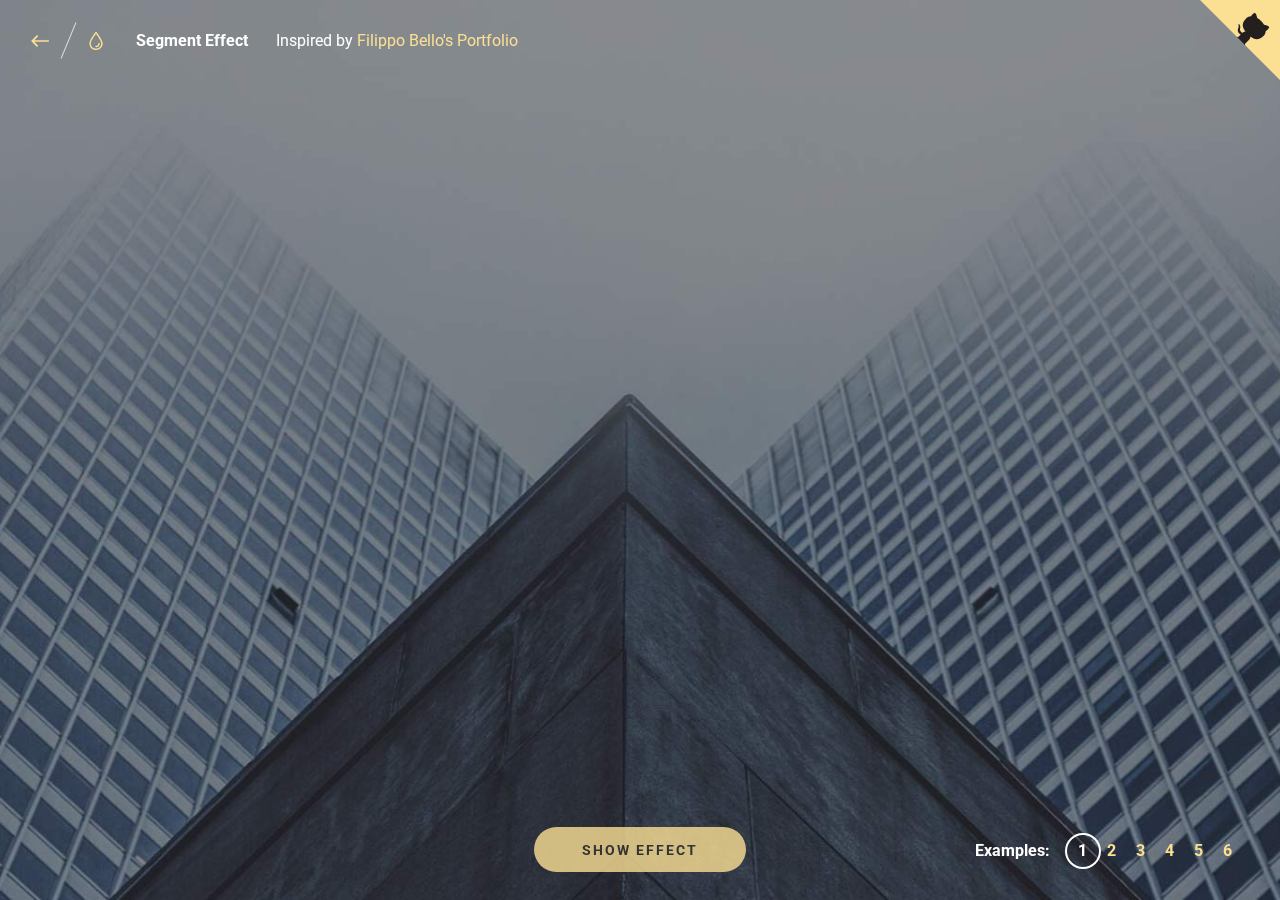
<file: index7.html>
<!DOCTYPE html>
<html lang="en" class="no-js">
	<head>
		<meta charset="UTF-8" />
		<meta http-equiv="X-UA-Compatible" content="IE=edge">
		<meta name="viewport" content="width=device-width, initial-scale=1">
		<title>Segment Effect | Demo 1 | Codrops</title>
		<meta name="description" content="Background image segment effect" />
		<meta name="keywords" content="css, html, backgorund image, effect, boxes, segments" />
		<meta name="author" content="Codrops" />
		<link rel="shortcut icon" href="favicon.ico">
		<link href="https://fonts.googleapis.com/css?family=Roboto:400,700" rel="stylesheet">
		<link rel="stylesheet" type="text/css" href="css/normalize.css" />
		<link rel="stylesheet" type="text/css" href="css/demo.css" />
		<link rel="stylesheet" type="text/css" href="css/component.css" />
		<!--[if IE]>
			<script src="http://html5shiv.googlecode.com/svn/trunk/html5.js"></script>
			<![endif]-->
		<script>
		document.documentElement.className = 'js';
		</script>
	</head>
	<body class="demo-1">
		<svg class="hidden">
			<defs>
				<symbol id="icon-arrow" viewBox="0 0 24 24">
					<title>arrow</title>
					<polygon points="6.3,12.8 20.9,12.8 20.9,11.2 6.3,11.2 10.2,7.2 9,6 3.1,12 9,18 10.2,16.8 " />
				</symbol>
				<symbol id="icon-drop" viewBox="0 0 24 24">
					<title>drop</title>
					<path d="M12,21c-3.6,0-6.6-3-6.6-6.6C5.4,11,10.8,4,11.4,3.2C11.6,3.1,11.8,3,12,3s0.4,0.1,0.6,0.3c0.6,0.8,6.1,7.8,6.1,11.2C18.6,18.1,15.6,21,12,21zM12,4.8c-1.8,2.4-5.2,7.4-5.2,9.6c0,2.9,2.3,5.2,5.2,5.2s5.2-2.3,5.2-5.2C17.2,12.2,13.8,7.3,12,4.8z" />
					<path d="M12,18.2c-0.4,0-0.7-0.3-0.7-0.7s0.3-0.7,0.7-0.7c1.3,0,2.4-1.1,2.4-2.4c0-0.4,0.3-0.7,0.7-0.7c0.4,0,0.7,0.3,0.7,0.7C15.8,16.5,14.1,18.2,12,18.2z" />
				</symbol>
			</defs>
		</svg>
		<main>
			<header class="codrops-header">
				<div class="codrops-links">
					<a class="codrops-icon codrops-icon--prev" href="http://tympanus.net/Development/FancyLetterAnimation/" title="Previous Demo">
						<svg class="icon icon--arrow">
							<use xlink:href="#icon-arrow"></use>
						</svg>
					</a>
					<a class="codrops-icon codrops-icon--drop" href="http://tympanus.net/codrops/?p=28039" title="Back to the article">
						<svg class="icon icon--drop">
							<use xlink:href="#icon-drop"></use>
						</svg>
					</a>
				</div>
				<h1 class="codrops-header__title">Segment Effect</h1>
				<p class="codrops-header__tagline">Inspired by <a href="http://www.filippobello.com/portfolio">Filippo Bello's Portfolio</a></p>
				<a href="https://github.com/codrops/SegmentEffect/" class="github-corner">
					<svg width="80" height="80" viewBox="0 0 250 250" class="github-icon">
						<path d="M0,0 L115,115 L130,115 L142,142 L250,250 L250,0 Z"></path>
						<path d="M128.3,109.0 C113.8,99.7 119.0,89.6 119.0,89.6 C122.0,82.7 120.5,78.6 120.5,78.6 C119.2,72.0 123.4,76.3 123.4,76.3 C127.3,80.9 125.5,87.3 125.5,87.3 C122.9,97.6 130.6,101.9 134.4,103.2" fill="currentColor" style="transform-origin: 130px 106px;" class="octo-arm"></path>
						<path d="M115.0,115.0 C114.9,115.1 118.7,116.5 119.8,115.4 L133.7,101.6 C136.9,99.2 139.9,98.4 142.2,98.6 C133.8,88.0 127.5,74.4 143.8,58.0 C148.5,53.4 154.0,51.2 159.7,51.0 C160.3,49.4 163.2,43.6 171.4,40.1 C171.4,40.1 176.1,42.5 178.8,56.2 C183.1,58.6 187.2,61.8 190.9,65.4 C194.5,69.0 197.7,73.2 200.1,77.6 C213.8,80.2 216.3,84.9 216.3,84.9 C212.7,93.1 206.9,96.0 205.4,96.6 C205.1,102.4 203.0,107.8 198.3,112.5 C181.9,128.9 168.3,122.5 157.7,114.1 C157.9,116.9 156.7,120.9 152.7,124.9 L141.0,136.5 C139.8,137.7 141.6,141.9 141.8,141.8 Z" fill="currentColor" class="octo-body"></path>
					</svg>
				</a>
			</header>
			<!-- Initial markup -->
			<div class="segmenter" style="background-image: url(img/1.jpg)"></div>
			<h2 class="trigger-headline trigger-headline--hidden"><span>M</span><span>o</span><span>t</span><span>i</span><span>o</span><span>n</span></h2>
			<div class="bottom-nav">
				<button class="btn btn--trigger btn--hidden">Show Effect</button>
				<nav class="codrops-demos">
					<span>Examples: </span>
					<a class="current-demo" href="index.html">1</a>
					<a href="index2.html">2</a>
					<a href="index3.html">3</a>
					<a href="index4.html">4</a>
					<a href="index5.html">5</a>
					<a href="index6.html">6</a>
				</nav>
			</div>
		</main>
		<script src="js/anime.min.js"></script>
		<script src="js/imagesloaded.pkgd.min.js"></script>
		<script src="js/main.js"></script>
		<script>
		(function() {
			var headline = document.querySelector('.trigger-headline'),
				trigger = document.querySelector('.btn--trigger'),
				segmenter = new Segmenter(document.querySelector('.segmenter'), {
					onReady: function() {
						trigger.classList.remove('btn--hidden');
						trigger.addEventListener('click', function() {
							segmenter.animate();
							headline.classList.remove('trigger-headline--hidden');
							this.classList.add('btn--hidden');
						});
					}
				});
		})();
		</script>
	</body>
</html>
</file>
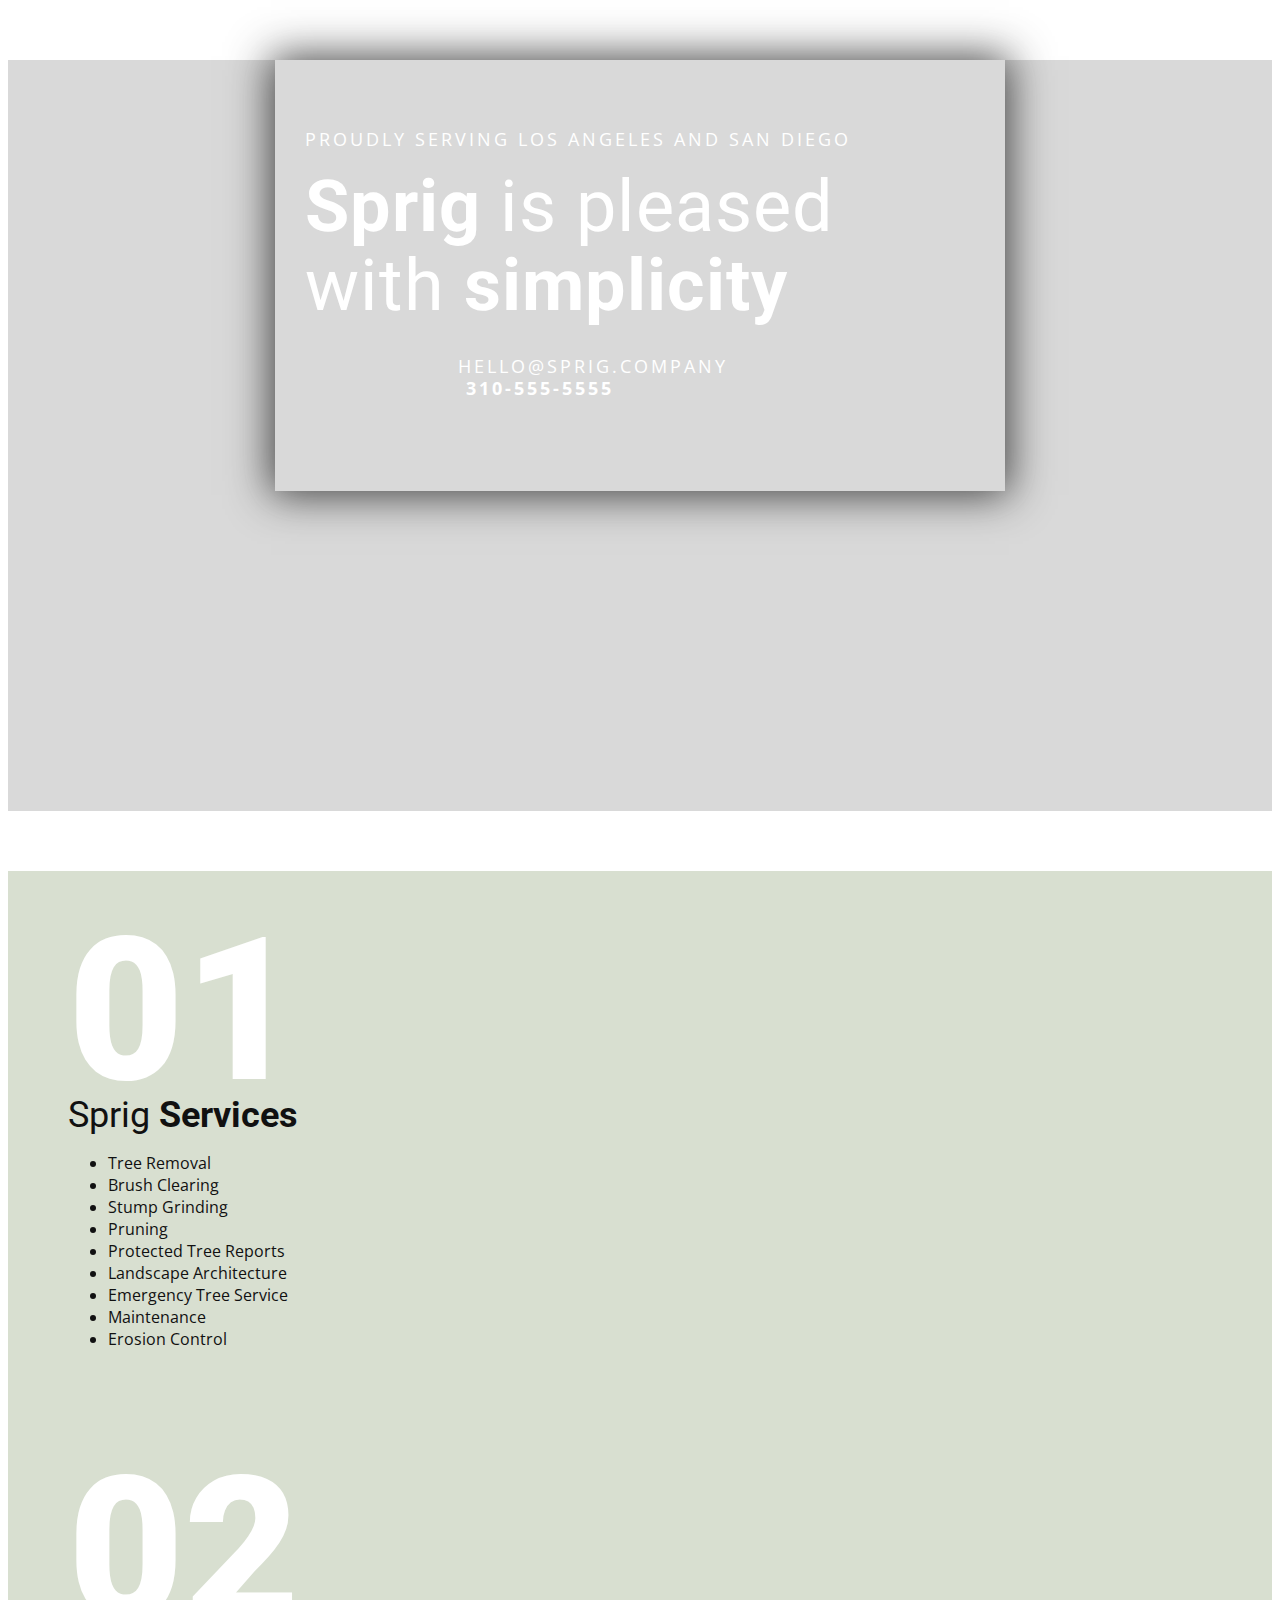
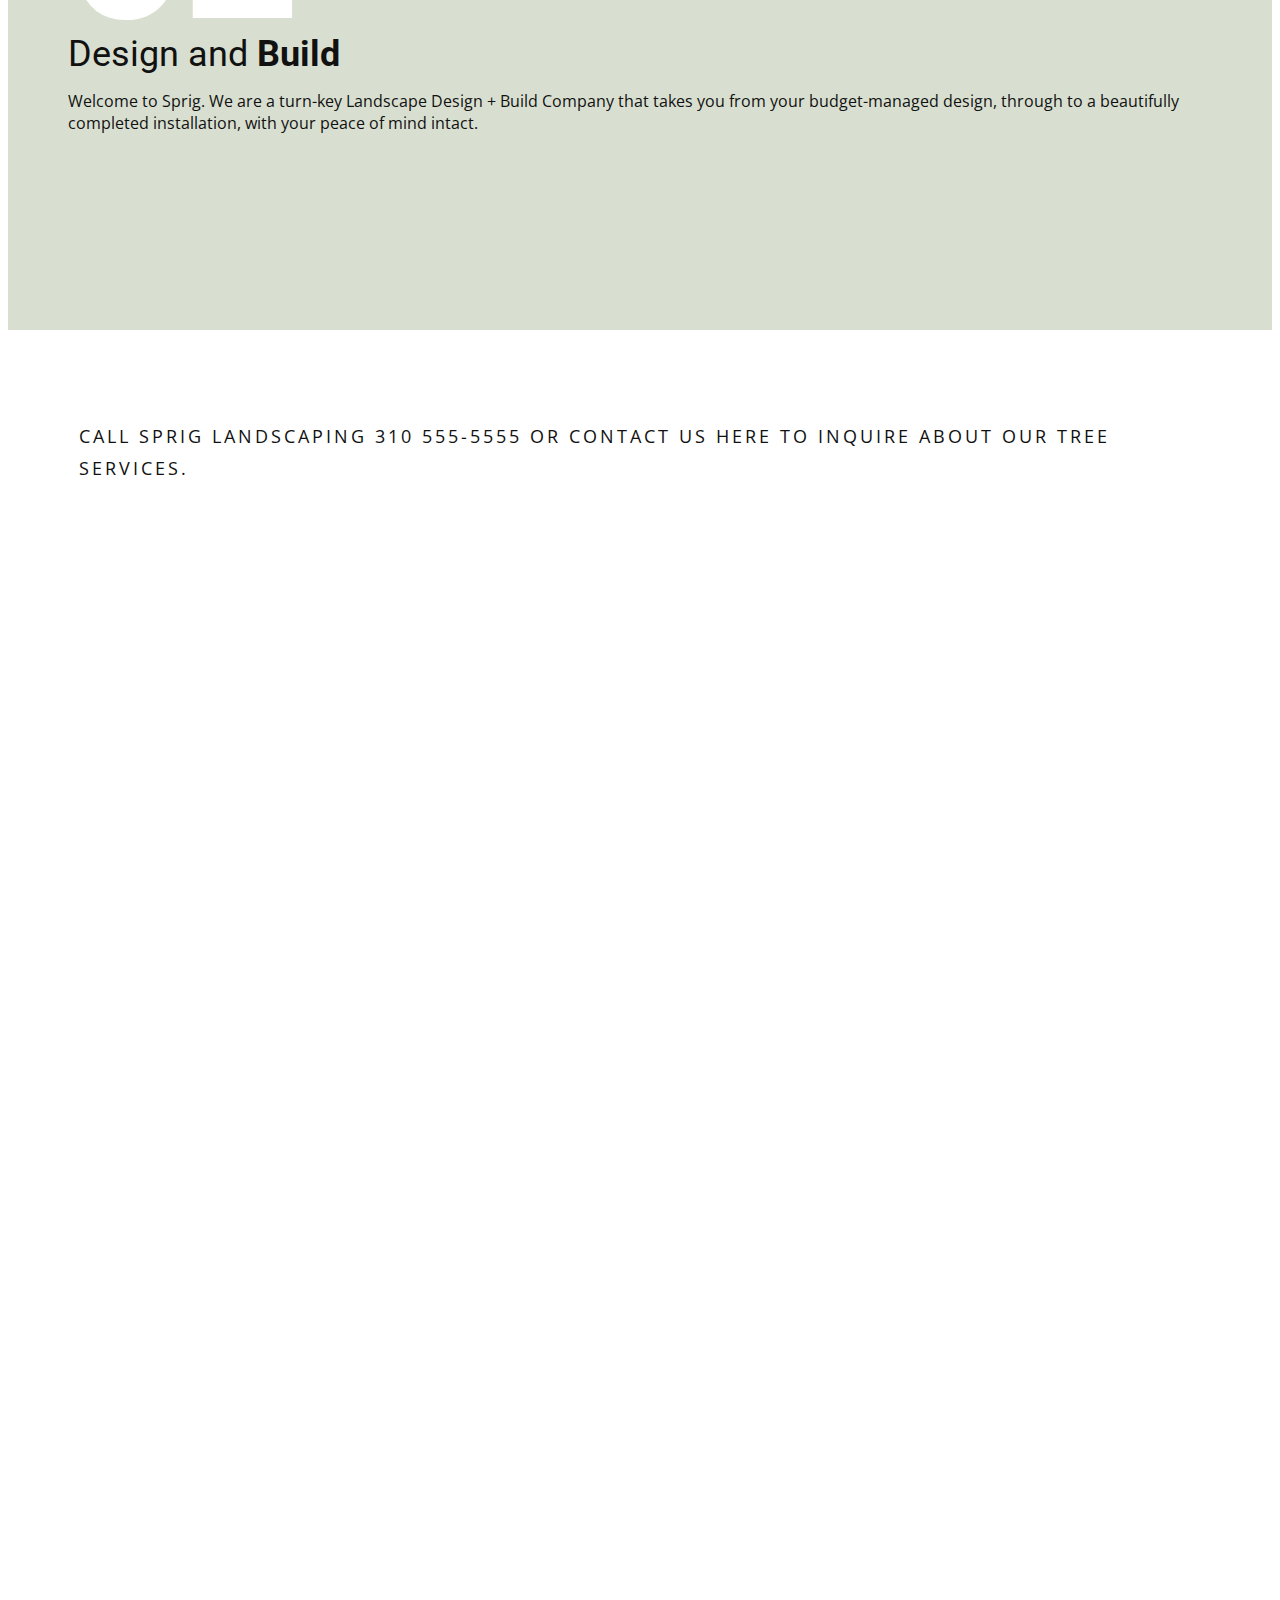
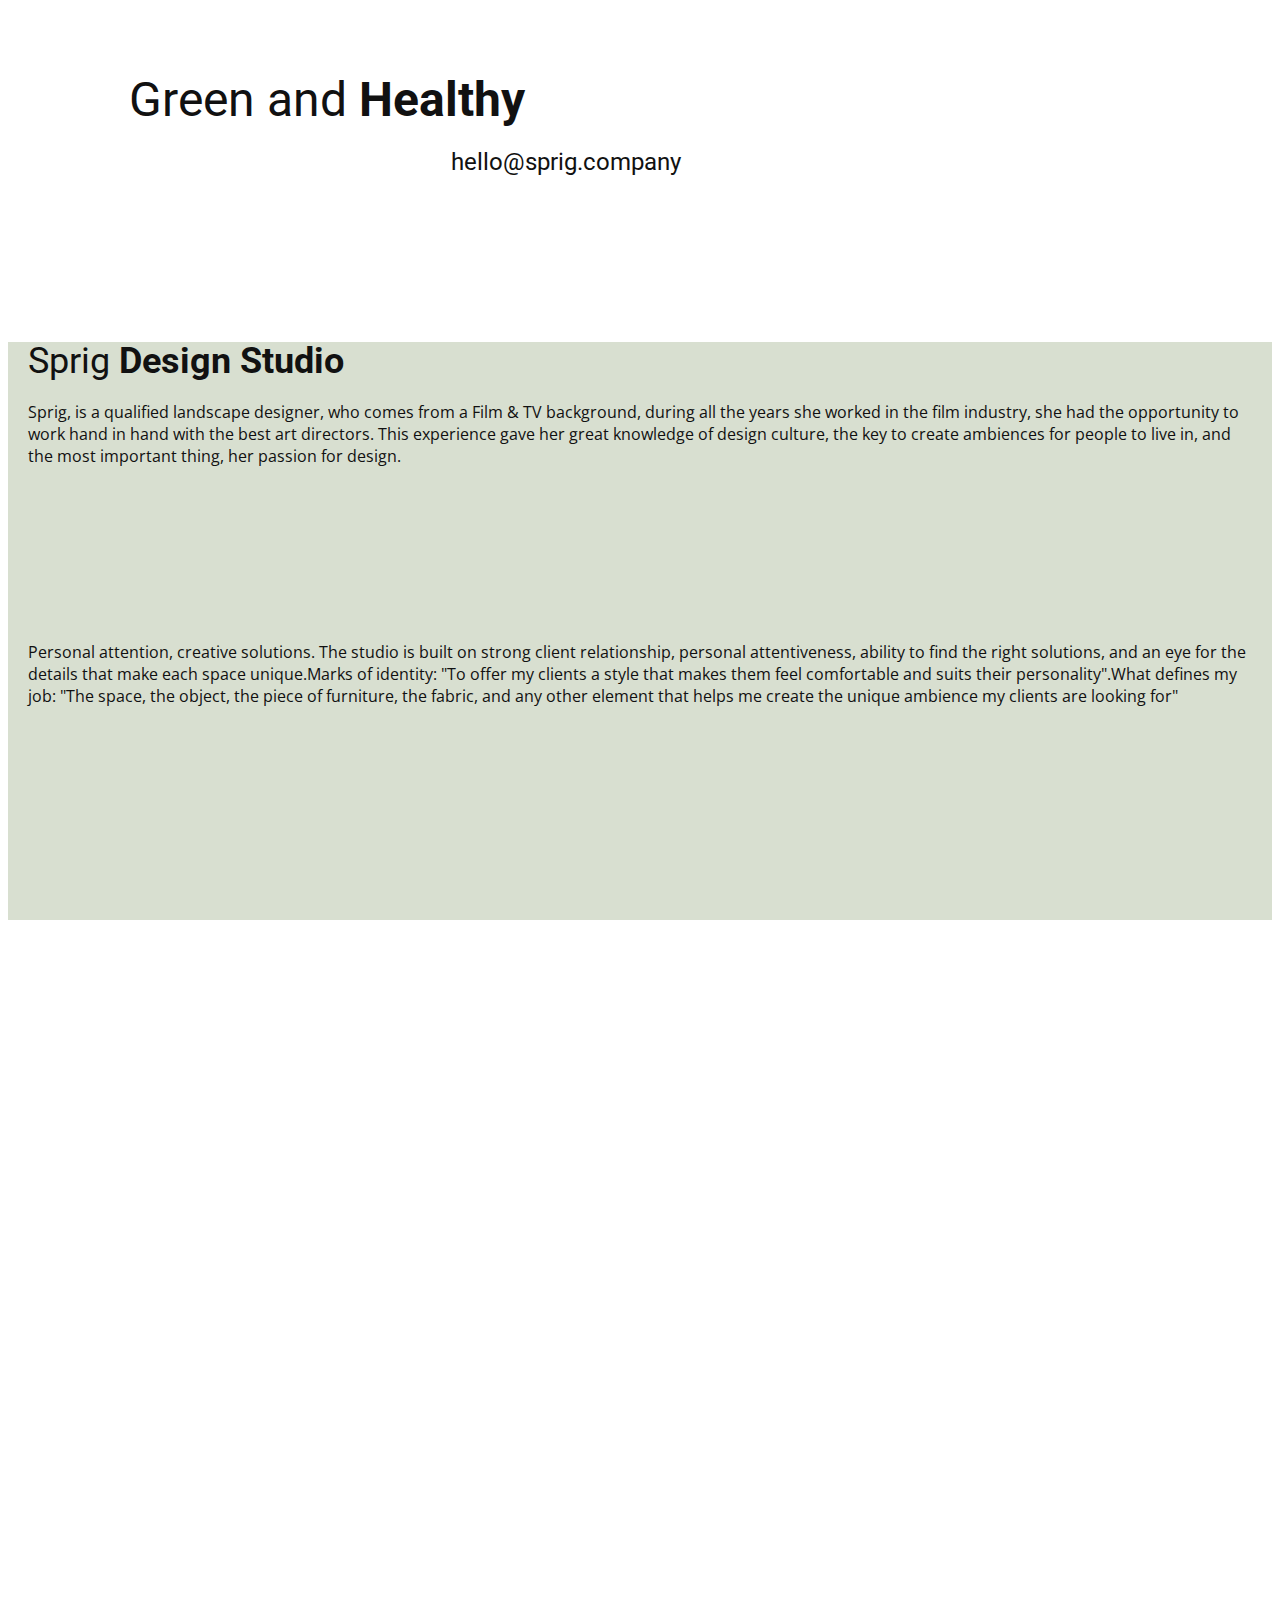
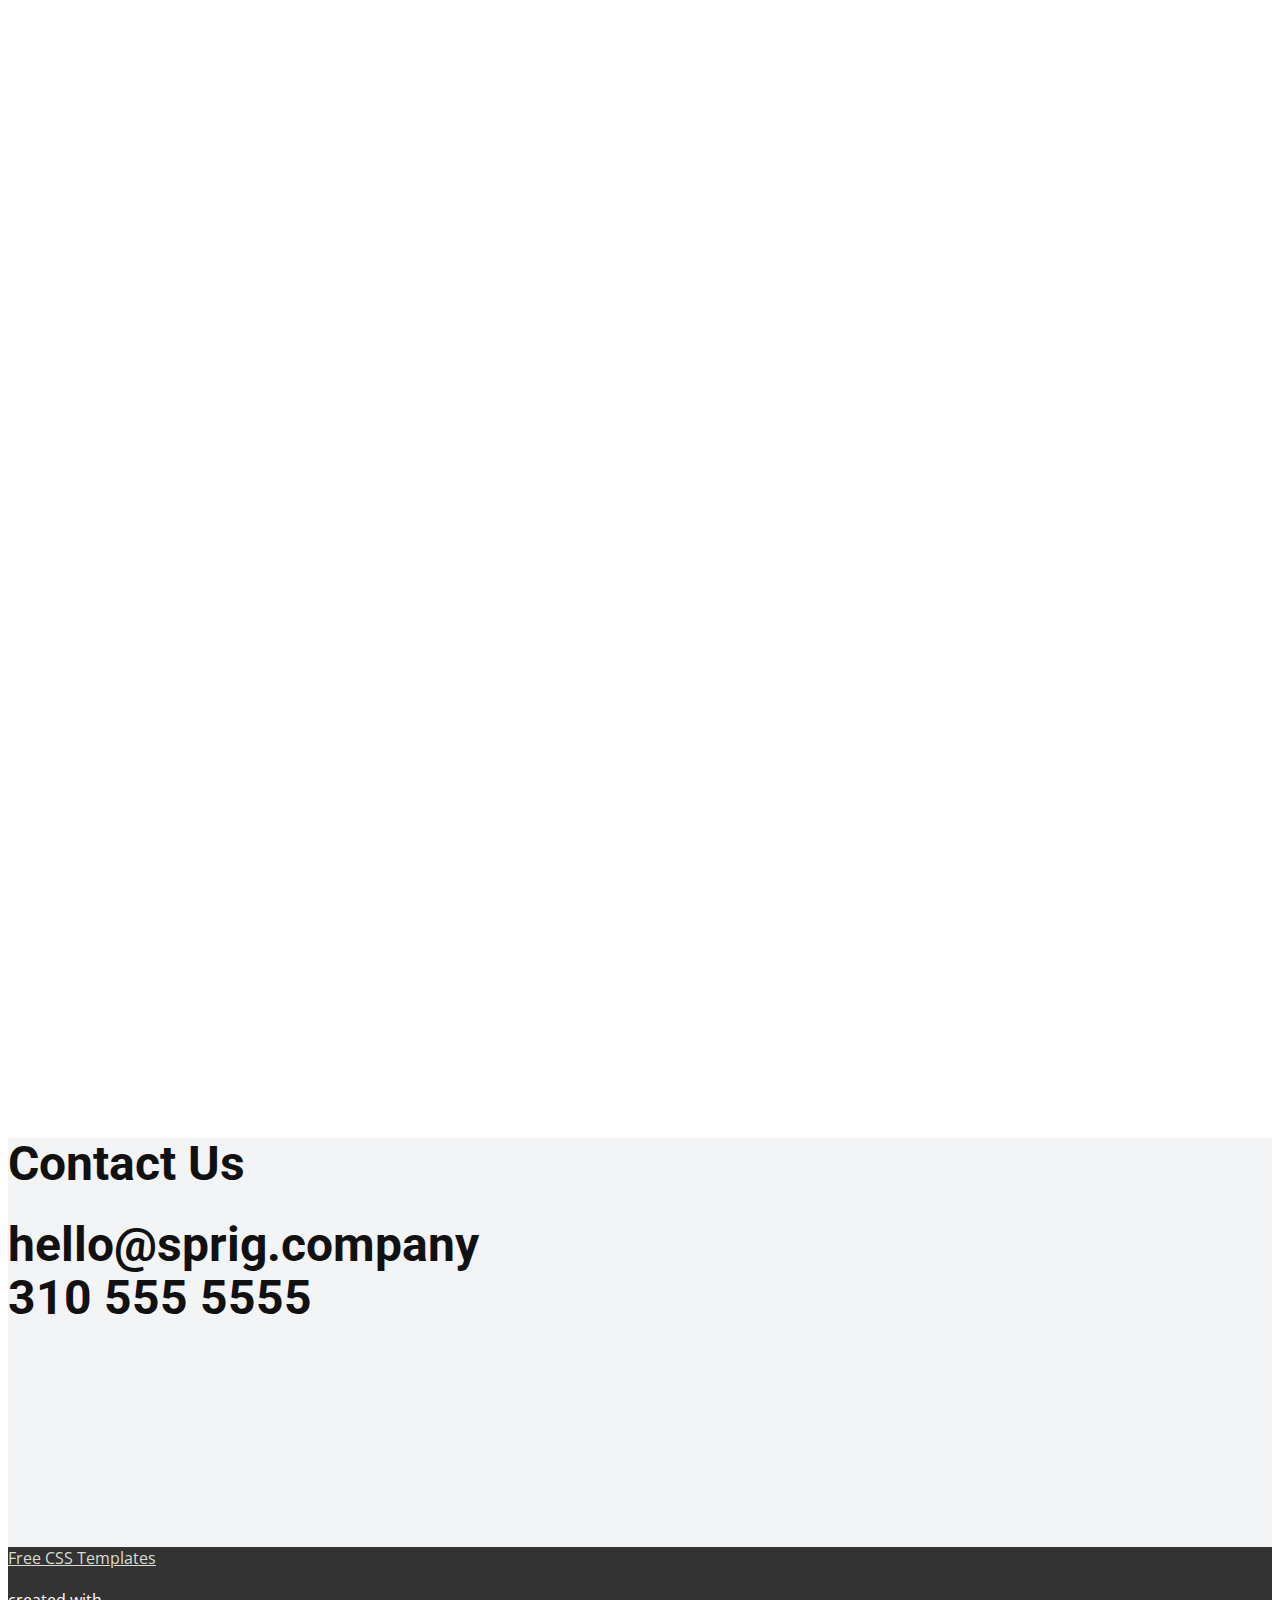
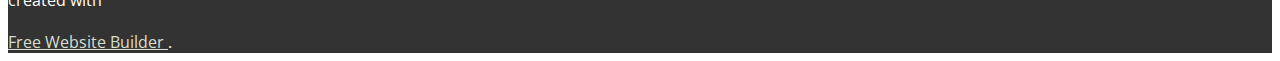
<file: old/index copy.html>
<!doctype html>
<html style="font-size: 16px;" lang="en"><head>
    <meta name="viewport" content="width=device-width, initial-scale=1.0">
    <meta charset="utf-8">
    <meta name="keywords" content="Nature is pleased with simplicity, 01, Awesome Image, 02, Fresh and Creative, Floral Design Studio, Green Atelier, Subscribe">
    <meta name="description" content="">
    <title>Sprig</title>
    <link rel="stylesheet" href="https://capp.nicepage.com/e50b1cfb0dc559dfe6af1fbc334a33aed37d9dc8/nicepage.css" media="screen">
<link rel="stylesheet" href="nicepage-site.css" media="screen">
<link rel="stylesheet" href="Home.css" media="screen">
    <script class="u-script" type="text/javascript" src="https://capp.nicepage.com/assets/jquery-3.5.1.min.js" defer=""></script>
    <script class="u-script" type="text/javascript" src="https://capp.nicepage.com/e50b1cfb0dc559dfe6af1fbc334a33aed37d9dc8/nicepage.js" defer=""></script>
    <meta name="generator" content="Nicepage 5.19.5, nicepage.com">
    <link id="u-theme-google-font" rel="stylesheet" href="https://fonts.googleapis.com/css?family=Roboto:100,100i,300,300i,400,400i,500,500i,700,700i,900,900i|Open+Sans:300,300i,400,400i,500,500i,600,600i,700,700i,800,800i">
    <link id="u-page-google-font" rel="stylesheet" href="https://fonts.googleapis.com/css?family=Playfair+Display:400,400i,500,500i,600,600i,700,700i,800,800i,900,900i">








    <script type="application/ld+json">{
		"@context": "http://schema.org",
		"@type": "Organization",
		"name": "",
		"url": "/"
}</script>
    <meta name="theme-color" content="#d8dfd0">
    <meta property="og:title" content="Home">
    <meta property="og:type" content="website">
    <link rel="canonical" href="index.html">
  </head>
  <body data-home-page="https://website5996447.nicepage.io/Home.html?version=e2049a59-addd-87d9-e72f-1180108b5f83" data-home-page-title="Home" data-path-to-root="/" class="u-body u-overlap u-xl-mode" data-lang="en">
    <section class="u-clearfix u-image u-shading u-section-1" id="carousel_fed5">
      <div class="u-clearfix u-sheet u-valign-middle-lg u-valign-middle-md u-valign-middle-xl u-sheet-1">
        <div class="u-align-center-lg u-align-center-md u-align-center-xl u-border-6 u-border-white u-container-style u-expanded-width-sm u-expanded-width-xs u-group u-opacity u-opacity-15 u-group-1">
          <div class="u-container-layout u-container-layout-1">
            <h6 class="u-align-center-sm u-align-center-xs u-custom-font u-text u-text-font u-text-1">PROUDLY SERVING LOS ANGELES AND SAN DIEGO</h6>
            <h1 class="u-align-center-sm u-align-center-xs u-custom-font u-font-playfair-display u-text u-title u-text-2"><b>Sprig</b> is pleased with <b>simplicity</b>
            </h1>
            <h6 class="u-align-center-sm u-align-center-xs u-custom-font u-text u-text-font u-text-3">hello@sprig.company<br>&nbsp;<b>310-555-5555</b>
            </h6>
          </div>
        </div>
      </div>
    </section>
    <section class="u-align-center u-clearfix u-palette-1-base u-section-2" id="carousel_21d5">
      <div class="u-clearfix u-sheet u-valign-middle u-sheet-1">
        <div class="data-layout-selected u-clearfix u-expanded-width u-gutter-30 u-layout-wrap u-layout-wrap-1">
          <div class="u-gutter-0 u-layout">
            <div class="u-layout-row">
              <div class="u-align-left u-container-style u-layout-cell u-left-cell u-size-30 u-layout-cell-1">
                <div class="u-container-layout u-valign-top u-container-layout-1">
                  <h1 class="u-text u-text-body-alt-color u-text-1">01</h1>
                  <h2 class="u-custom-font u-font-playfair-display u-text u-text-2">Sprig&nbsp;<b>Services</b>
                  </h2>
                  <ul class="u-text u-text-3">
                    <li>Tree Removal</li>
                    <li>Brush Clearing</li>
                    <li>Stump Grinding</li>
                    <li>Pruning</li>
                    <li>Protected Tree Reports</li>
                    <li>Landscape Architecture</li>
                    <li>Emergency Tree Service</li>
                    <li>Maintenance</li>
                    <li>Erosion Control</li>
                  </ul>
                </div>
              </div>
              <div class="u-align-left u-container-style u-layout-cell u-right-cell u-size-30 u-layout-cell-2">
                <div class="u-container-layout u-valign-top u-container-layout-2">
                  <h1 class="u-text u-text-body-alt-color u-text-4">02</h1>
                  <h2 class="u-custom-font u-font-playfair-display u-text u-text-5">Design and <b>Build</b>
                  </h2>
                  <p class="u-text u-text-6">Welcome to Sprig. We are a turn-key Landscape Design + Build Company that takes you from your budget-managed design, through to a beautifully completed installation, with your peace of mind intact. </p>
                </div>
              </div>
            </div>
          </div>
        </div>
      </div>
    </section>
    <section class="u-align-center u-clearfix u-section-3" id="carousel_a189">
      <div class="data-layout-selected u-clearfix u-expanded-width u-layout-wrap u-layout-wrap-1">
        <div class="u-layout">
          <div class="u-layout-row">
            <div class="u-align-center-sm u-align-center-xs u-container-style u-image u-layout-cell u-left-cell u-size-30 u-image-1">
              <div class="u-container-layout u-valign-top u-container-layout-1">
                <p class="u-align-center-lg u-align-center-md u-align-center-xl u-text u-text-1">Call Sprig Landscaping 310 555-5555 or contact us here to inquire about our tree services.</p>
              </div>
            </div>
            <div class="u-align-center u-container-style u-image u-layout-cell u-right-cell u-size-30 u-image-2">
              <div class="u-container-layout u-container-layout-2">
                <h3 class="u-custom-font u-font-playfair-display u-text u-text-2">Green and <b>Healthy</b>
                </h3>
                <h4 class="u-custom-font u-font-playfair-display u-text u-text-3">hello@sprig.company<br>
                  <br>
                </h4>
              </div>
            </div>
          </div>
        </div>
      </div>
    </section>
    <section class="u-clearfix u-palette-1-base u-section-4" id="carousel_9402">
      <div class="u-clearfix u-sheet u-valign-middle u-sheet-1">
        <div class="data-layout-selected u-clearfix u-expanded-width u-layout-wrap u-layout-wrap-1">
          <div class="u-layout">
            <div class="u-layout-row">
              <div class="u-container-style u-layout-cell u-left-cell u-size-30 u-layout-cell-1">
                <div class="u-container-layout u-container-layout-1">
                  <h2 class="u-custom-font u-font-playfair-display u-text u-text-1">Sprig&nbsp;<b>Design Studio</b>
                  </h2>
                  <p class="u-text u-text-2">Sprig, is a qualified landscape designer, who comes from a Film &amp; TV background, during all the years she worked in the film industry, she had the opportunity to work hand in hand with the best art directors.
                                    This experience gave her great knowledge of design culture, the key to create ambiences for people to live in, and the most important thing, her passion for design.</p>
                </div>
              </div>
              <div class="u-container-style u-layout-cell u-right-cell u-size-30 u-layout-cell-2">
                <div class="u-container-layout u-container-layout-2">
                  <p class="u-text u-text-3">Personal attention, creative solutions. The studio is built on strong client relationship, personal attentiveness, ability to find the right solutions, and an eye for the details that make each space unique.Marks of identity:
                                    "To offer my clients a style that makes them feel comfortable and suits their personality".What defines my job: "The space, the object, the piece of furniture, the fabric, and any other element that helps me create
                                    the unique ambience my clients are looking for"</p>
                </div>
              </div>
            </div>
          </div>
        </div>
      </div>
    </section>
    <section class="u-clearfix u-section-5" id="carousel_7793">
      <div class="data-layout-selected u-clearfix u-expanded-width u-layout-wrap u-layout-wrap-1">
        <div class="u-layout">
          <div class="u-layout-row">
            <div class="u-container-style u-image u-layout-cell u-left-cell u-size-30 u-image-1">
              <div class="u-container-layout u-container-layout-1"></div>
            </div>
            <div class="u-container-style u-image u-layout-cell u-right-cell u-size-30 u-image-2">
              <div class="u-container-layout u-container-layout-2">
                <h2 class="u-align-center u-custom-font u-font-playfair-display u-text u-text-body-alt-color u-text-1">Sprig&nbsp;<b>Design</b>
                </h2>
                <h6 class="u-align-center u-text u-text-body-alt-color u-text-2">free consultation</h6>
                <h6 class="u-align-center u-text u-text-body-alt-color u-text-3">in design</h6>
              </div>
            </div>
          </div>
        </div>
      </div>
    </section>
    <section class="u-align-left u-clearfix u-image u-shading u-section-6" id="carousel_ccdd">
      <div class="u-clearfix u-sheet u-sheet-1">
        <h1 class="u-custom-font u-font-playfair-display u-text u-text-body-color u-text-1">Contact Us</h1>
        <h1 class="u-custom-font u-font-playfair-display u-text u-text-body-color u-text-2">hello@sprig.company<br>310 555 5555
        </h1>
      </div>
    </section>




    <section class="u-backlink u-clearfix u-grey-80">
      <a class="u-link" href="https://nicepage.com/css-templates" target="_blank">
        <span>Free CSS Templates</span>
      </a>
      <p class="u-text">
        <span>created with</span>
      </p>
      <a class="u-link" href="https://nicepage.app" target="_blank">
        <span>Free Website Builder</span>
      </a>.
    </section>

</body></html>
</file>
